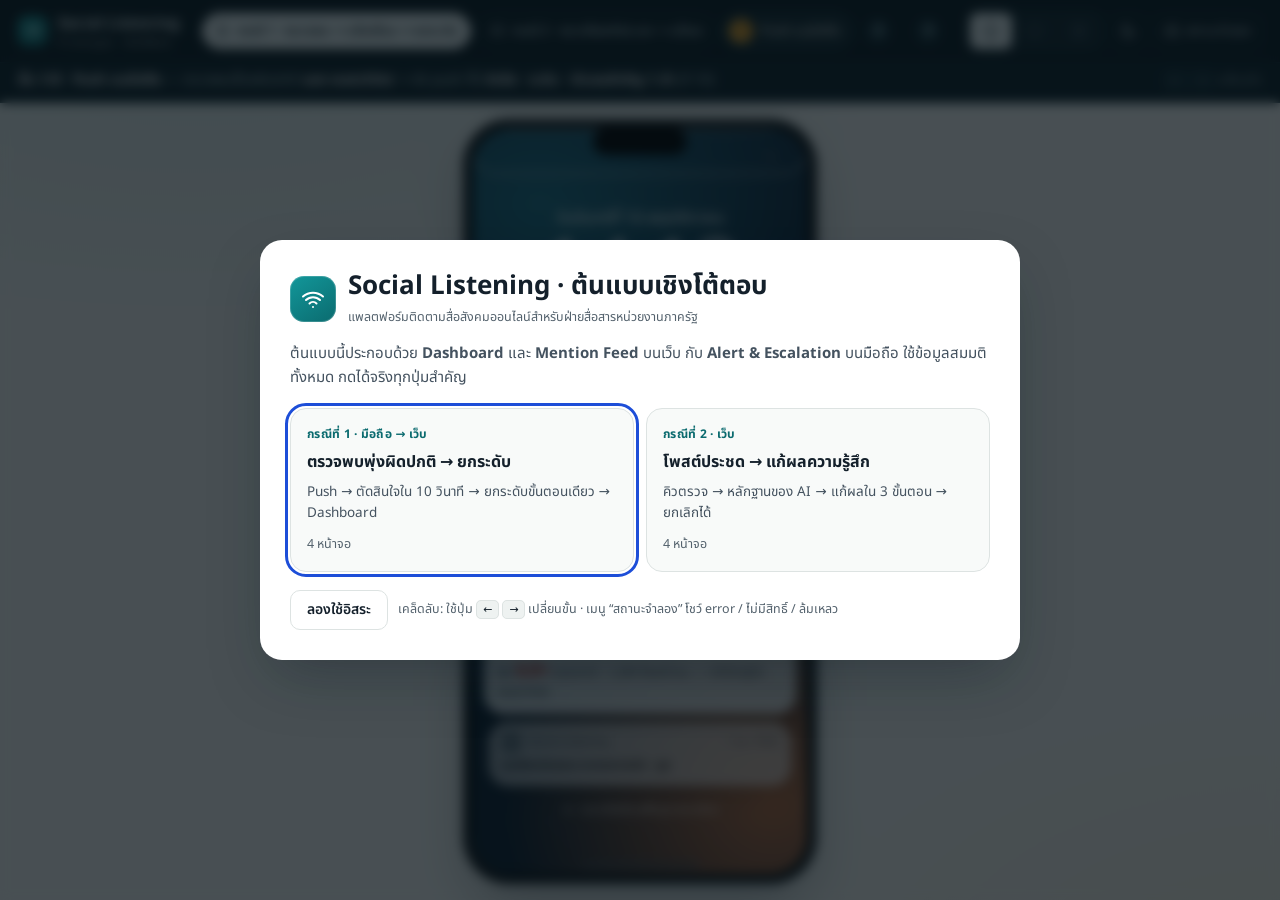
<file: index.html>
<!doctype html>
<html lang="en">
<head>
<meta charset="utf-8">
<meta name="viewport" content="width=device-width,initial-scale=1">
<title>Social Listening — Prototype</title>
<meta http-equiv="refresh" content="0; url=prototype/">
<link rel="canonical" href="prototype/">
</head>
<body><p>Redirecting to the <a href="prototype/">interactive prototype</a>.</p></body>
</html>
</file>
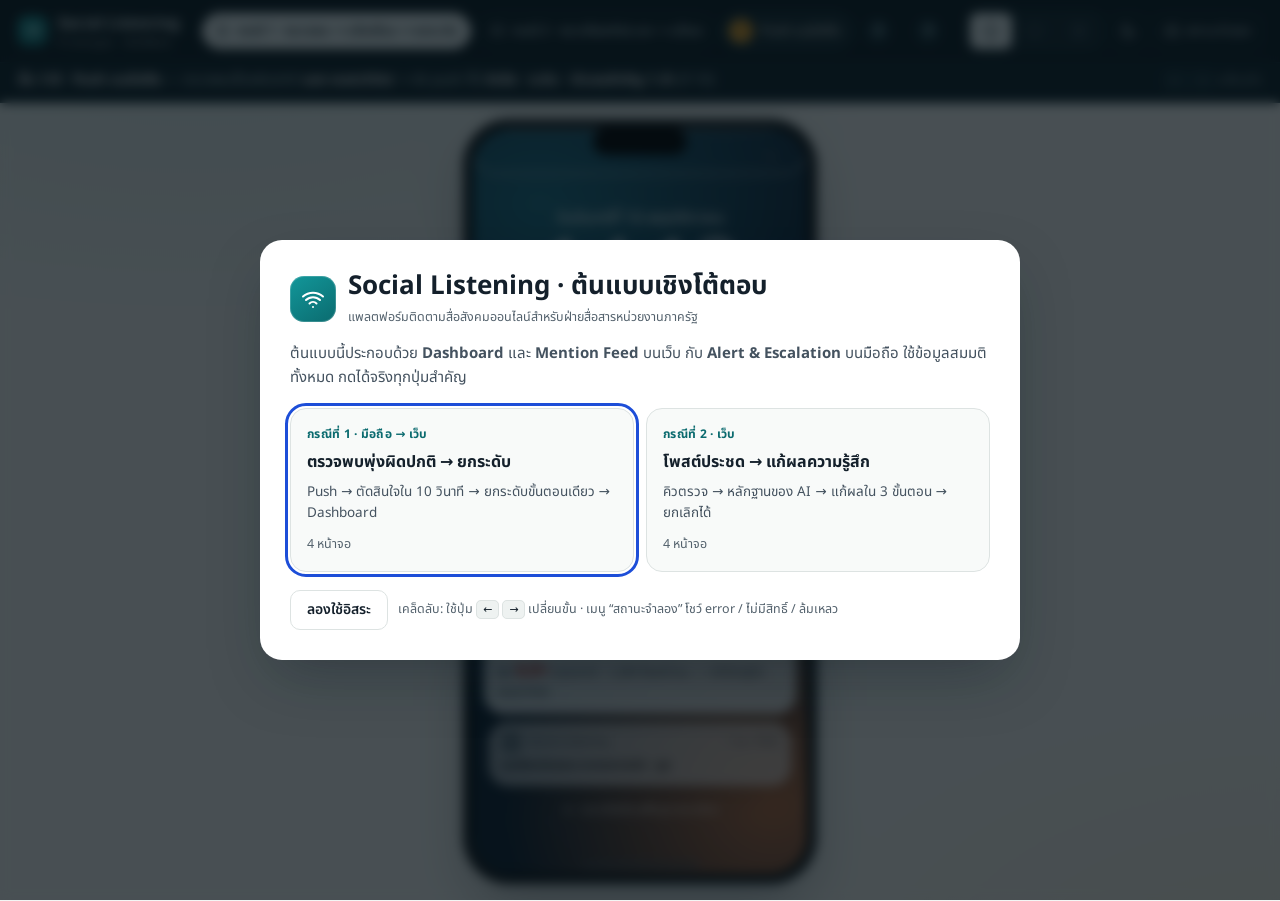
<file: prototype/index.html>
<!doctype html>
<html lang="th">
<head>
<meta charset="utf-8">
<meta name="viewport" content="width=device-width,initial-scale=1,viewport-fit=cover">
<title>Social Listening - ต้นแบบเชิงโต้ตอบ</title>
<meta name="description" content="ต้นแบบเชิงโต้ตอบ Social Monitoring Platform สำหรับฝ่ายสื่อสารหน่วยงานภาครัฐ — Dashboard, Mention Feed และ Alert & Escalation บนมือถือ">
<link rel="icon" href="data:image/svg+xml,%3Csvg xmlns='http://www.w3.org/2000/svg' viewBox='0 0 32 32'%3E%3Crect width='32' height='32' rx='9' fill='%230B6B6F'/%3E%3Cpath d='M8 17a8 8 0 0 1 16 0M11.5 19.5a4 4 0 0 1 9 0M16 23h.01M4.5 13.5a12 12 0 0 1 23 0' fill='none' stroke='white' stroke-width='2.2' stroke-linecap='round'/%3E%3C/svg%3E">
<link rel="preconnect" href="https://fonts.googleapis.com">
<link rel="preconnect" href="https://fonts.gstatic.com" crossorigin>
<link href="https://fonts.googleapis.com/css2?family=Noto+Sans+Thai:wght@400;500;600;700&display=swap" rel="stylesheet">
<link rel="stylesheet" href="css/styles.css">
</head>
<body>
<div id="app">
  <header id="pbar" class="pbar"></header>
  <main id="stage">
    <section class="dev dev-web" aria-label="เว็บแอป">
      <div class="browser">
        <div class="bchrome" aria-hidden="true"><div class="bdots"><i></i><i></i><i></i></div><div class="burl">social-listening.example/dashboard</div></div>
        <div id="web"></div>
      </div>
    </section>
    <section class="dev dev-phone" aria-label="แอปมือถือ">
      <div class="phone"><div class="island" aria-hidden="true"></div><div class="m-screen" id="mob"></div></div>
    </section>
  </main>
</div>
<div id="welcome"></div>
<div id="toasts" aria-live="polite"></div>
<div id="live" class="sr" role="status" aria-live="polite"></div>
<script src="js/data.js"></script>
<script src="js/core.js"></script>
<script src="js/web.js"></script>
<script src="js/mobile.js"></script>
<script src="js/main.js"></script>
</body>
</html>
</file>
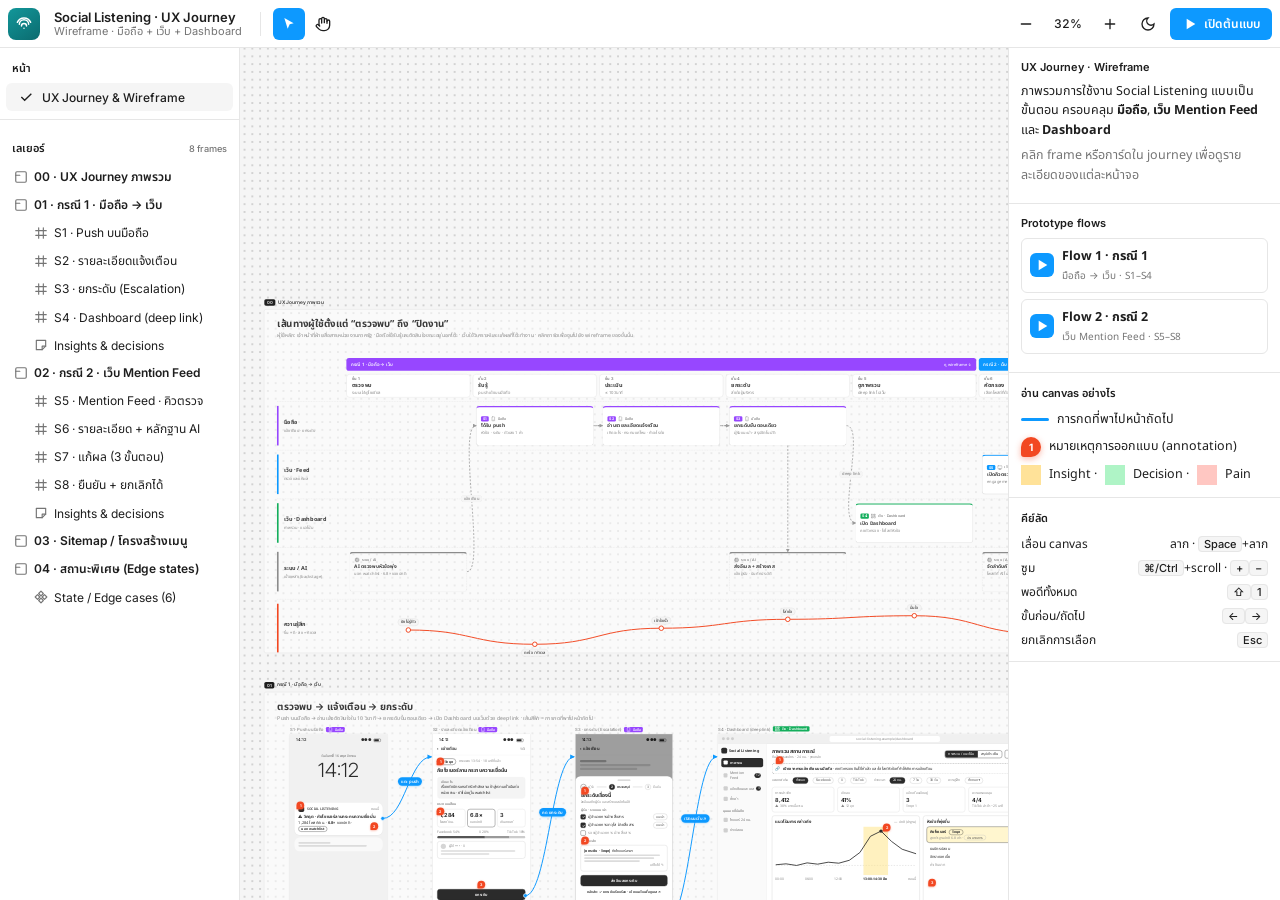
<file: wireframe/index.html>
<!doctype html>
<html lang="th">
<head>
<meta charset="utf-8">
<meta name="viewport" content="width=device-width,initial-scale=1,viewport-fit=cover">
<title>Social Listening — Wireframe</title>
<meta name="description" content="UX Journey และ Wireframe ของ Social Listening: มือถือ, เว็บ Mention Feed และ Dashboard แบบ step-by-step">
<link rel="icon" href="data:image/svg+xml,%3Csvg xmlns='http://www.w3.org/2000/svg' viewBox='0 0 32 32'%3E%3Crect width='32' height='32' rx='9' fill='%230B6B6F'/%3E%3Cpath d='M11 6v20M21 6v20M6 11h20M6 21h20' stroke='white' stroke-width='2.4' stroke-linecap='round'/%3E%3C/svg%3E">
<link rel="preconnect" href="https://fonts.googleapis.com">
<link rel="preconnect" href="https://fonts.gstatic.com" crossorigin>
<link href="https://fonts.googleapis.com/css2?family=Inter:wght@400;500;600;700&family=Noto+Sans+Thai:wght@300;400;500;600;700&display=swap" rel="stylesheet">
<style>
:root{
  --ui:#FFFFFF; --ui-2:#F5F5F5; --ui-3:#E9E9E9; --ui-line:#E6E6E6; --ui-ink:#1E1E1E; --ui-mut:#757575;
  --canvas:#F5F5F5; --dot:#D2D2D2; --label:#8A8A8A; --sec-bg:rgba(255,255,255,.55); --sec-line:#D9D9D9; --sec-ink:#3B3B3B;
  --sel:#0D99FF; --sel-soft:rgba(13,153,255,.12); --proto:#0D99FF; --comp:#9747FF;
  --c-mob:#9747FF; --c-feed:#0D99FF; --c-dash:#14AE5C; --c-sys:#8C8C8C;
  --font:'Noto Sans Thai','Inter',system-ui,-apple-system,sans-serif; --ui-font:'Inter','Noto Sans Thai',system-ui,sans-serif;
  color-scheme:light;
}
@media (prefers-color-scheme:dark){
  :root:not([data-theme="light"]){
    --ui:#2C2C2C; --ui-2:#383838; --ui-3:#444; --ui-line:#3D3D3D; --ui-ink:#FFFFFF; --ui-mut:#B3B3B3;
    --canvas:#1E1E1E; --dot:#363636; --label:#9A9A9A; --sec-bg:rgba(44,44,44,.6); --sec-line:#3A3A3A; --sec-ink:#E6E6E6;
    color-scheme:dark;
  }
}
:root[data-theme="dark"]{
  --ui:#2C2C2C; --ui-2:#383838; --ui-3:#444; --ui-line:#3D3D3D; --ui-ink:#FFFFFF; --ui-mut:#B3B3B3;
  --canvas:#1E1E1E; --dot:#363636; --label:#9A9A9A; --sec-bg:rgba(44,44,44,.6); --sec-line:#3A3A3A; --sec-ink:#E6E6E6;
  color-scheme:dark;
}
*{box-sizing:border-box}
html,body{height:100%;margin:0}
body{background:var(--canvas);color:var(--ui-ink);font-family:var(--ui-font);font-size:12px;overflow:hidden;-webkit-font-smoothing:antialiased}
button{font:inherit;color:inherit;background:none;border:0;padding:0;cursor:pointer}
a{color:inherit;text-decoration:none}
:focus-visible{outline:2px solid var(--sel);outline-offset:1px;border-radius:4px}
.i{width:16px;height:16px;flex:none}

/* ---------- Figma-like chrome ---------- */
#app{display:grid;grid-template-rows:48px 1fr;grid-template-columns:240px 1fr 272px;height:100%}
.tb{grid-column:1/-1;display:flex;align-items:center;gap:6px;padding:0 8px;background:var(--ui);border-bottom:1px solid var(--ui-line);z-index:5;min-width:0}
.tbtn{height:32px;min-width:32px;padding:0 8px;border-radius:6px;display:inline-flex;align-items:center;justify-content:center;gap:6px;color:var(--ui-ink)}
.tbtn:hover{background:var(--ui-2)}
.tbtn[aria-pressed="true"]{background:var(--sel);color:#fff}
.logo{width:32px;height:32px;border-radius:8px;display:grid;place-items:center;background:linear-gradient(145deg,#12979A,#0B6B6F);color:#fff}
.file{display:flex;flex-direction:column;line-height:1.25;margin:0 8px;min-width:0}
.file b{font-weight:600;font-size:13px;white-space:nowrap;overflow:hidden;text-overflow:ellipsis}
.file span{color:var(--ui-mut);font-size:11px;white-space:nowrap;overflow:hidden;text-overflow:ellipsis}
.tb .grow{flex:1}
.tools{display:flex;gap:2px;padding:2px;border-radius:8px}
.zoom{display:flex;align-items:center;gap:0;border-radius:6px}
.zoom .pct{min-width:52px;font-variant-numeric:tabular-nums;font-weight:500}
.play{background:var(--sel);color:#fff;height:32px;border-radius:6px;padding:0 12px;display:inline-flex;align-items:center;gap:6px;font-weight:600;white-space:nowrap}
.play:hover{filter:brightness(1.08)}
.vsep{width:1px;height:24px;background:var(--ui-line);margin:0 4px}

.panel{background:var(--ui);overflow:auto;z-index:4;min-height:0;grid-row:2}
.lp{grid-column:1}.rp{grid-column:3}#cv{grid-column:2;grid-row:2}
.lp{border-right:1px solid var(--ui-line)}
.rp{border-left:1px solid var(--ui-line)}
.ph{display:flex;align-items:center;justify-content:space-between;padding:12px 12px 6px;font-weight:600;font-size:11px;color:var(--ui-ink)}
.ph small{color:var(--ui-mut);font-weight:500}
.pg{display:flex;align-items:center;gap:8px;padding:6px 12px;margin:0 6px;border-radius:6px;font-weight:500}
.pg.on{background:var(--ui-2)}
.hr{height:1px;background:var(--ui-line);margin:8px 0}
.ly{display:flex;align-items:center;gap:6px;width:calc(100% - 12px);margin:0 6px;padding:5px 8px;border-radius:6px;text-align:left;white-space:nowrap;overflow:hidden;text-overflow:ellipsis;min-height:28px}
.ly:hover{background:var(--ui-2)}
.ly.on{background:var(--sel-soft);color:var(--ui-ink)}
.ly.on .i{color:var(--sel)}
.ly.lsec{font-weight:600}
.ly.ch{padding-left:28px}
.ly .i{color:var(--ui-mut);width:14px;height:14px}
.ly span{overflow:hidden;text-overflow:ellipsis}

.rp .blk{padding:12px;border-bottom:1px solid var(--ui-line)}
.rp h3{margin:0 0 8px;font-size:11px;font-weight:600}
.rp p{margin:0 0 6px;line-height:1.55;color:var(--ui-ink);font-family:var(--font);font-size:12.5px}
.rp .mut{color:var(--ui-mut)}
.kv{display:grid;grid-template-columns:auto 1fr;gap:6px 10px;font-variant-numeric:tabular-nums}
.kv span{color:var(--ui-mut)}
.tags{display:flex;flex-wrap:wrap;gap:4px}
.tag{border:1px solid var(--ui-line);background:var(--ui-2);border-radius:4px;padding:1px 6px;font-size:11px;font-weight:500}
.dev{display:inline-flex;align-items:center;gap:5px;border-radius:4px;padding:1px 7px;font-size:11px;font-weight:600;color:#fff}
.notes{margin:0;padding:0;list-style:none;display:flex;flex-direction:column;gap:8px}
.notes li{display:flex;gap:8px;font-family:var(--font);font-size:12.5px;line-height:1.5}
.notes b.n{flex:none;width:20px;height:20px;border-radius:50% 50% 50% 2px;background:#F24822;color:#fff;font:700 10.5px var(--ui-font);display:grid;place-items:center}
.btn-r{display:flex;align-items:center;justify-content:center;gap:6px;width:100%;height:32px;border-radius:6px;background:var(--sel);color:#fff;font-weight:600;margin-top:4px}
.btn-o{display:flex;align-items:center;justify-content:center;gap:6px;height:32px;border-radius:6px;border:1px solid var(--ui-line);font-weight:500;flex:1}
.btn-o:hover{background:var(--ui-2)}
.flow{display:flex;align-items:center;gap:8px;padding:8px;border-radius:6px;border:1px solid var(--ui-line);margin-bottom:6px;font-family:var(--font)}
.flow:hover{background:var(--ui-2)}
.flow .fi{width:24px;height:24px;border-radius:6px;background:var(--sel);color:#fff;display:grid;place-items:center;flex:none}
.flow b{display:block;font-size:12.5px}
.flow small{color:var(--ui-mut)}
kbd{font:500 11px var(--ui-font);background:var(--ui-2);border:1px solid var(--ui-line);border-radius:4px;padding:0 5px}
.keys{display:grid;grid-template-columns:1fr auto;gap:6px;font-family:var(--font);font-size:12px}
.keys span:nth-child(even){text-align:right}

/* ---------- canvas ---------- */
#cv{position:relative;overflow:hidden;background-color:var(--canvas);background-image:radial-gradient(var(--dot) 1px,transparent 1.2px);touch-action:none;cursor:default;min-width:0;min-height:0}
#cv.hand,#cv.grab{cursor:grab}
#cv.grabbing{cursor:grabbing}
#world{position:absolute;left:0;top:0;transform-origin:0 0;font-family:var(--font)}
.sec{position:absolute;background:var(--sec-bg);border:1px solid var(--sec-line);border-radius:6px}
.sec-t{position:absolute;left:0;top:-34px;display:flex;align-items:center;gap:8px;font:600 15px var(--ui-font);color:var(--sec-ink);white-space:nowrap}
.sec-t i{font-style:normal;background:var(--ui-ink);color:var(--canvas);border-radius:5px;padding:2px 8px;font-size:13px}
.sec-h{position:absolute;left:40px;top:28px;right:40px;display:flex;align-items:flex-start;gap:24px;color:var(--sec-ink)}
.sec-h h2{margin:0;font-size:30px;line-height:1.2;font-weight:700}
.sec-h p{margin:4px 0 0;font-size:16px;color:var(--label);max-width:1100px}
.fl{position:absolute;font:500 13px var(--ui-font);color:var(--label);white-space:nowrap;cursor:pointer;display:flex;gap:6px;align-items:center}
.fl.on{color:var(--sel)}
.fl .dev{font-size:10.5px;padding:0 6px}
#selbox{position:absolute;border:2px solid var(--sel);pointer-events:none;display:none}
#selbox i{position:absolute;width:9px;height:9px;background:#fff;border:1.5px solid var(--sel)}
#selbox i:nth-child(1){left:-5px;top:-5px}#selbox i:nth-child(2){right:-5px;top:-5px}#selbox i:nth-child(3){left:-5px;bottom:-5px}#selbox i:nth-child(4){right:-5px;bottom:-5px}
#selbox b{position:absolute;left:50%;bottom:-28px;transform:translateX(-50%);background:var(--sel);color:#fff;font:600 12px var(--ui-font);padding:2px 7px;border-radius:4px;white-space:nowrap}
svg.wires{position:absolute;left:0;top:0;overflow:visible;pointer-events:none}
.plabel{position:absolute;transform:translate(-50%,-50%);background:var(--proto);color:#fff;font:600 13px var(--font);padding:3px 10px;border-radius:999px;white-space:nowrap;box-shadow:0 2px 6px rgba(13,153,255,.35)}
.jlabel{position:absolute;transform:translate(-50%,-50%);background:var(--canvas);color:var(--label);font:500 12.5px var(--font);padding:1px 8px;border-radius:999px;border:1px dashed var(--sec-line);white-space:nowrap}

/* journey map */
.jcol{position:absolute;background:var(--ui);border:1px solid var(--sec-line);border-radius:10px;display:flex;flex-direction:column;justify-content:center;padding:0 16px;color:var(--sec-ink)}
.jcol b{font-size:17px}.jcol span{font-size:13px;color:var(--label)}
.jcol .no{font:700 12px var(--ui-font);color:var(--label)}
.jcase{position:absolute;border-radius:8px;display:flex;align-items:center;gap:8px;padding:0 14px;font:600 14px var(--font);color:#fff}
.jlane{position:absolute;display:flex;flex-direction:column;justify-content:center;gap:4px;padding-left:16px;color:var(--sec-ink);border-left:5px solid}
.jlane b{font-size:17px}.jlane span{font-size:12.5px;color:var(--label)}
.jrow{position:absolute;border-top:1px dashed var(--sec-line)}
.jc{position:absolute;background:var(--ui);border-radius:10px;padding:12px 14px;border:1px solid var(--sec-line);border-top:4px solid;color:var(--sec-ink);cursor:pointer;box-shadow:0 1px 3px rgba(0,0,0,.06);text-align:left;font-family:var(--font)}
.jc:hover{box-shadow:0 0 0 2px var(--sel)}
.jc .r1{display:flex;align-items:center;gap:6px;font:600 11px var(--ui-font);color:var(--label);margin-bottom:4px}
.jc .st{font:700 11px var(--ui-font);color:#fff;border-radius:4px;padding:1px 6px}
.jc b{display:block;font-size:15px;line-height:1.35}
.jc p{margin:3px 0 0;font-size:12.5px;line-height:1.45;color:var(--label)}
.jc.sys{border-style:dashed;border-top-style:solid;background:transparent;cursor:default}
.jc.sys:hover{box-shadow:none}
.legend{display:flex;gap:16px;margin-left:auto;font:500 13px var(--ui-font);color:var(--label);flex-wrap:wrap;padding-top:8px}
.legend span{display:flex;align-items:center;gap:6px}
.legend i{width:12px;height:12px;border-radius:3px}

/* stickies */
.sticky{position:absolute;padding:16px 18px;font-size:15px;line-height:1.5;color:#1E1E1E;box-shadow:0 2px 0 rgba(0,0,0,.06),0 8px 16px -8px rgba(0,0,0,.25);font-family:var(--font)}
.sticky small{display:block;font:700 11px var(--ui-font);letter-spacing:.5px;text-transform:uppercase;opacity:.6;margin-bottom:6px}
.sticky.y{background:#FFE299}.sticky.g{background:#AFF4C6}.sticky.p{background:#FFC7C2}.sticky.b{background:#BDE3FF}
.sticky small b{font-weight:700}

/* sitemap */
.node{position:absolute;border:1.5px solid #2B2B2B;background:#fff;color:#2B2B2B;border-radius:8px;display:flex;align-items:center;gap:8px;padding:0 12px;font-size:13.5px;font-weight:500;white-space:nowrap;overflow:hidden}
.node.root{background:#2B2B2B;color:#fff;font-weight:700;font-size:16px;justify-content:center}
.node.l1{font-weight:700;font-size:14.5px;border-width:2px}
.node.go{cursor:pointer}
.node.go:hover{box-shadow:0 0 0 2px var(--sel)}
.node .st{font:700 10.5px var(--ui-font);background:var(--proto);color:#fff;border-radius:4px;padding:0 5px;margin-left:auto}
.node .dot{width:8px;height:8px;border-radius:50%;flex:none}

/* component set */
.cset{position:absolute;border:1.5px dashed var(--comp);border-radius:6px}
.cset-t{position:absolute;left:0;top:-26px;color:var(--comp);font:600 13px var(--ui-font);display:flex;gap:6px;align-items:center}
.var{position:absolute;background:#fff;color:#2B2B2B;overflow:hidden;box-shadow:0 0 0 1px rgba(0,0,0,.08)}
.var-t{position:absolute;font:500 12px var(--ui-font);color:var(--comp);white-space:nowrap}

/* ---------- lo-fi wireframe primitives (inside frames) ---------- */
.fr{position:absolute;background:#fff;color:#2B2B2B;overflow:hidden;font-size:12px;line-height:1.45;box-shadow:0 0 0 1px rgba(0,0,0,.08),0 2px 10px rgba(0,0,0,.04);cursor:pointer}
.row{display:flex;align-items:center;gap:8px}
.col{display:flex;flex-direction:column;gap:8px}
.sp{flex:1}
.wl{height:7px;border-radius:4px;background:#DCDCDC;margin:5px 0}
.wl.d{background:#B8B8B8}
.wl.s{height:5px;margin:4px 0}
.wb{border:1.5px solid #C9C9C9;border-radius:8px;padding:10px}
.wb.f{background:#F4F4F4;border-color:#F4F4F4}
.wb.k{border-color:#2B2B2B}
.btn{display:flex;align-items:center;justify-content:center;gap:6px;height:34px;border:1.5px solid #2B2B2B;border-radius:8px;font-weight:600;font-size:12px;padding:0 10px;white-space:nowrap}
.btn.p{background:#2B2B2B;color:#fff}
.btn.g{border-color:#CFCFCF;color:#A0A0A0}
.btn.sm{height:26px;font-size:11px;border-radius:6px}
.chip{display:inline-flex;align-items:center;gap:4px;border:1px solid #BDBDBD;border-radius:999px;padding:0 8px;font-size:10.5px;color:#555;white-space:nowrap;line-height:18px}
.chip.on{background:#2B2B2B;color:#fff;border-color:#2B2B2B}
.chip.warn{border:1.5px solid #2B2B2B;font-weight:700;color:#2B2B2B}
.t{font-size:12px}.s{font-size:10.5px;color:#8A8A8A}.h{font-size:16px;font-weight:700;line-height:1.3}.h2{font-size:13px;font-weight:700;line-height:1.35}
.lbl{font-size:10px;font-weight:700;letter-spacing:.4px;color:#8A8A8A;text-transform:uppercase}
.mk{background:#FFE58A;border-radius:2px;padding:0 2px}
.ph-img{background:#EFEFEF url("data:image/svg+xml,%3Csvg xmlns='http://www.w3.org/2000/svg' preserveAspectRatio='none' viewBox='0 0 10 10'%3E%3Cpath d='M0 0L10 10M10 0L0 10' stroke='%23CFCFCF' stroke-width='.15'/%3E%3C/svg%3E") center/100% 100%;border-radius:6px}
.av{width:22px;height:22px;border-radius:50%;background:#D5D5D5;flex:none}
.ic{width:16px;height:16px;border-radius:4px;background:#CFCFCF;flex:none}
.sb{display:flex;justify-content:space-between;align-items:center;padding:10px 20px 6px;font:600 12px var(--ui-font)}
.sb i{display:inline-block;width:22px;height:10px;border:1.5px solid #2B2B2B;border-radius:3px;margin-left:4px;vertical-align:middle;position:relative}
.sb i:after{content:"";position:absolute;inset:1px 5px 1px 1px;background:#2B2B2B;border-radius:1px}
.mnav{display:flex;align-items:center;gap:6px;padding:6px 14px 8px;font-weight:600;font-size:13px;border-bottom:1px solid #EEE}
.tabbar{position:absolute;left:0;right:0;bottom:0;height:58px;border-top:1px solid #E5E5E5;display:flex;justify-content:space-around;align-items:flex-start;padding-top:8px;background:#fff}
.tabbar span{display:flex;flex-direction:column;align-items:center;gap:3px;font-size:9.5px;color:#9A9A9A}
.tabbar span i{width:18px;height:18px;border-radius:5px;background:#D0D0D0}
.tabbar span.on{color:#2B2B2B;font-weight:700}.tabbar span.on i{background:#2B2B2B}
.bchrome{height:30px;background:#F0F0F0;border-bottom:1px solid #E2E2E2;display:flex;align-items:center;gap:10px;padding:0 12px}
.bchrome .d{display:flex;gap:5px}.bchrome .d i{width:9px;height:9px;border-radius:50%;background:#CFCFCF}
.bchrome .u{flex:1;max-width:340px;margin:0 auto;height:18px;border-radius:5px;background:#fff;font:500 10px var(--ui-font);color:#999;display:flex;align-items:center;justify-content:center}
.wapp{position:absolute;top:30px;left:0;right:0;bottom:0;display:flex}
.wside{width:150px;border-right:1px solid #ECECEC;padding:12px 10px;display:flex;flex-direction:column;gap:4px;background:#FAFAFA;flex:none}
.wside .lg{display:flex;align-items:center;gap:6px;font-weight:700;font-size:11.5px;margin-bottom:10px}
.wside .lg i{width:18px;height:18px;border-radius:5px;background:#2B2B2B}
.wside .it{display:flex;align-items:center;gap:7px;padding:6px 7px;border-radius:6px;font-size:11px;color:#777}
.wside .it i{width:13px;height:13px;border-radius:3px;background:#CFCFCF}
.wside .it.on{background:#2B2B2B;color:#fff;font-weight:600}.wside .it.on i{background:#fff}
.wside .it em{margin-left:auto;font-style:normal;font-size:9.5px;background:#2B2B2B;color:#fff;border-radius:999px;padding:0 5px}
.wside .it.on em{background:#fff;color:#2B2B2B}
.wmain{flex:1;min-width:0;padding:14px 16px;position:relative;display:flex;flex-direction:column;gap:10px}
.kpi{flex:1;border:1.5px solid #D5D5D5;border-radius:8px;padding:8px 10px}
.kpi b{display:block;font-size:17px;font-family:var(--ui-font)}
.pin{position:absolute;width:24px;height:24px;border-radius:50% 50% 50% 3px;background:#F24822;color:#fff;font:700 11.5px var(--ui-font);display:grid;place-items:center;box-shadow:0 2px 6px rgba(242,72,34,.4);z-index:3;transform:translate(-50%,-100%)}
.hot{position:absolute;border:2px solid var(--proto);border-radius:9px;background:rgba(13,153,255,.08);pointer-events:none;display:none}
.fr.on .hot{display:block}
.scrim{position:absolute;inset:0;background:rgba(0,0,0,.38)}
.sheet{position:absolute;left:0;right:0;bottom:0;background:#fff;border-radius:16px 16px 0 0;padding:10px 16px 18px}
.grab-h{width:40px;height:4px;border-radius:2px;background:#CFCFCF;margin:0 auto 10px}
.ck{width:16px;height:16px;border:1.5px solid #2B2B2B;border-radius:4px;flex:none;display:grid;place-items:center;font-size:11px;font-weight:700}
.ck.on{background:#2B2B2B;color:#fff}
.rd{width:15px;height:15px;border:1.5px solid #2B2B2B;border-radius:50%;flex:none}
.rd.on{box-shadow:inset 0 0 0 3px #fff;background:#2B2B2B}
.stp{display:flex;align-items:center;gap:6px;font-size:10.5px;color:#999}
.stp b{width:18px;height:18px;border-radius:50%;border:1.5px solid #BDBDBD;display:grid;place-items:center;font:700 10px var(--ui-font)}
.stp.on{color:#2B2B2B;font-weight:600}.stp.on b{background:#2B2B2B;border-color:#2B2B2B;color:#fff}
.stp.ok b{background:#fff;border-color:#2B2B2B;color:#2B2B2B}
.stl{flex:1;height:1.5px;background:#D5D5D5;max-width:30px}
.fitem{border-bottom:1px solid #EEE;padding:8px 10px;display:flex;gap:8px}
.fitem.on{background:#F1F1F1;box-shadow:inset 3px 0 0 #2B2B2B}
.rank{font:700 10px var(--ui-font);color:#999;width:18px;flex:none;padding-top:2px}
.conf{height:5px;border-radius:3px;background:#E5E5E5;overflow:hidden;width:60px}
.conf i{display:block;height:100%;background:#7A7A7A}
.ftabs{display:flex;gap:16px;border-bottom:1px solid #E5E5E5;font-size:11px;color:#8A8A8A}
.ftabs span{padding:4px 0 7px}
.ftabs span.on{color:#2B2B2B;font-weight:700;box-shadow:inset 0 -2px 0 #2B2B2B}
.modal{position:absolute;background:#fff;border-radius:12px;box-shadow:0 20px 50px rgba(0,0,0,.3);padding:16px 18px}
.toast{position:absolute;background:#2B2B2B;color:#fff;border-radius:10px;padding:8px 12px;display:flex;gap:10px;align-items:center;font-size:11.5px}
.toast u{font-weight:700;text-decoration:none;color:#FFE58A}
.skel{background:linear-gradient(90deg,#EEE,#F7F7F7,#EEE);border-radius:6px}

/* ---------- responsive ---------- */
.only-m{display:none}
@media (max-width:1100px){
  #app{grid-template-columns:220px 1fr 0}
  .rp{position:absolute;right:0;top:48px;bottom:0;width:280px;transform:translateX(100%);transition:transform .2s;box-shadow:-8px 0 24px rgba(0,0,0,.15)}
  body.has-sel .rp,body.show-info .rp{transform:none}
}
@media (max-width:760px){
  #app{grid-template-columns:0 1fr 0}
  .lp{position:absolute;left:0;top:48px;bottom:0;width:260px;transform:translateX(-100%);transition:transform .2s;box-shadow:8px 0 24px rgba(0,0,0,.15)}
  body.show-layers .lp{transform:none}
  .rp{left:0;right:0;top:auto;width:auto;height:46%;border-left:0;border-top:1px solid var(--ui-line);border-radius:12px 12px 0 0;transform:translateY(100%)}
  body.has-sel .rp,body.show-info .rp{transform:none}
  .file span,.hide-m,.vsep{display:none}
  .only-m{display:inline-flex}
  .play span{display:none}
  .play{padding:0 10px}
  .file{margin:0 4px}
}
@media (prefers-reduced-motion:reduce){*{transition:none!important}}
</style>
</head>
<body>
<div id="app">
  <header class="tb">
    <button class="tbtn only-m" data-ui="layers" aria-label="เลเยอร์" title="เลเยอร์"><svg class="i" viewBox="0 0 24 24" fill="none" stroke="currentColor" stroke-width="2" stroke-linecap="round"><path d="M12 3 2 8l10 5 10-5-10-5zM2 16l10 5 10-5M2 12l10 5 10-5"/></svg></button>
    <a class="logo" href="../prototype/" title="กลับไปที่ต้นแบบ" aria-label="กลับไปที่ต้นแบบ"><svg class="i" viewBox="0 0 24 24" fill="none" stroke="currentColor" stroke-width="2.2" stroke-linecap="round"><path d="M5 12.5a7 7 0 0 1 14 0M8.2 15a3.8 3.8 0 0 1 7.6 0M12 18.5h.01M2 9.5a11 11 0 0 1 20 0"/></svg></a>
    <div class="file"><b>Social Listening · UX Journey</b><span>Wireframe · มือถือ + เว็บ + Dashboard</span></div>
    <div class="vsep"></div>
    <div class="tools hide-m" role="group" aria-label="เครื่องมือ">
      <button class="tbtn" data-ui="tool" data-v="move" aria-pressed="true" title="เลือก (V)" aria-label="เลือก"><svg class="i" viewBox="0 0 24 24" fill="currentColor"><path d="M5 3l14 8-6 1.5L10 19z"/></svg></button>
      <button class="tbtn" data-ui="tool" data-v="hand" aria-pressed="false" title="เลื่อน (H / Space)" aria-label="เลื่อน"><svg class="i" viewBox="0 0 24 24" fill="none" stroke="currentColor" stroke-width="2" stroke-linecap="round" stroke-linejoin="round"><path d="M18 11V6a2 2 0 0 0-4 0M14 10V4a2 2 0 0 0-4 0v2M10 10.5V6a2 2 0 0 0-4 0v8"/><path d="M18 8a2 2 0 1 1 4 0v6a8 8 0 0 1-8 8h-2c-2.8 0-4.5-.86-5.99-2.34l-3.6-3.6a2 2 0 0 1 2.83-2.82L7 15"/></svg></button>
    </div>
    <div class="grow"></div>
    <div class="zoom" role="group" aria-label="ซูม">
      <button class="tbtn" data-ui="zout" aria-label="ซูมออก" title="ซูมออก (−)"><svg class="i" viewBox="0 0 24 24" fill="none" stroke="currentColor" stroke-width="2" stroke-linecap="round"><path d="M5 12h14"/></svg></button>
      <button class="tbtn pct" data-ui="fit" id="pct" title="พอดีทั้งหมด (Shift+1)">100%</button>
      <button class="tbtn" data-ui="zin" aria-label="ซูมเข้า" title="ซูมเข้า (+)"><svg class="i" viewBox="0 0 24 24" fill="none" stroke="currentColor" stroke-width="2" stroke-linecap="round"><path d="M12 5v14M5 12h14"/></svg></button>
    </div>
    <button class="tbtn" data-ui="theme" aria-label="สลับโหมดมืด/สว่าง" title="โหมดมืด/สว่าง"><svg class="i" viewBox="0 0 24 24" fill="none" stroke="currentColor" stroke-width="2" stroke-linecap="round"><path d="M12 3a6 6 0 0 0 9 9 9 9 0 1 1-9-9z"/></svg></button>
    <button class="tbtn only-m" data-ui="info" aria-label="รายละเอียด" title="รายละเอียด"><svg class="i" viewBox="0 0 24 24" fill="none" stroke="currentColor" stroke-width="2" stroke-linecap="round"><circle cx="12" cy="12" r="9"/><path d="M12 16v-4M12 8h.01"/></svg></button>
    <a class="play" href="../prototype/" title="เปิดต้นแบบเชิงโต้ตอบ"><svg class="i" viewBox="0 0 24 24" fill="currentColor"><path d="M7 4v16l13-8z"/></svg><span>เปิดต้นแบบ</span></a>
  </header>
  <aside class="panel lp" aria-label="เลเยอร์">
    <div class="ph">หน้า</div>
    <div class="pg on"><svg class="i" viewBox="0 0 24 24" fill="none" stroke="currentColor" stroke-width="2"><path d="M5 12l5 5L20 7"/></svg>UX Journey &amp; Wireframe</div>
    <div class="hr"></div>
    <div class="ph">เลเยอร์ <small id="lycount"></small></div>
    <nav id="layers"></nav>
  </aside>
  <div id="cv" role="application" aria-label="Canvas: ลากเพื่อเลื่อน, Ctrl/⌘ + scroll เพื่อซูม">
    <div id="world"></div>
  </div>
  <aside class="panel rp" id="rp" aria-label="รายละเอียด"></aside>
</div>
<script>
'use strict';
const $ = (s, r = document) => r.querySelector(s);
const esc = s => String(s).replace(/[&<>"]/g, c => ({ '&':'&amp;', '<':'&lt;', '>':'&gt;', '"':'&quot;' })[c]);
const SVG = {
  frame:'<path d="M8 3v18M16 3v18M3 8h18M3 16h18"/>',
  sec:'<rect x="3" y="3" width="18" height="18" rx="2"/><path d="M3 9h7"/>',
  sticky:'<path d="M4 4h16v10l-6 6H4z"/><path d="M14 20v-6h6"/>',
  comp:'<path d="M12 2l4 4-4 4-4-4zM6 8l4 4-4 4-4-4zM18 8l4 4-4 4-4-4zM12 14l4 4-4 4-4-4z"/>',
  phone:'<rect x="6" y="2" width="12" height="20" rx="2.5"/><path d="M11 18h2"/>',
  mon:'<rect x="2" y="4" width="20" height="13" rx="2"/><path d="M8 21h8M12 17v4"/>',
  dash:'<rect x="3" y="3" width="7" height="9" rx="1"/><rect x="14" y="3" width="7" height="5" rx="1"/><rect x="14" y="12" width="7" height="9" rx="1"/><rect x="3" y="16" width="7" height="5" rx="1"/>',
  cpu:'<rect x="5" y="5" width="14" height="14" rx="2"/><path d="M9 9h6v6H9zM9 2v3M15 2v3M9 19v3M15 19v3M2 9h3M2 15h3M19 9h3M19 15h3"/>',
  play:'<path d="M7 4v16l13-8z" fill="currentColor" stroke="none"/>',
  ext:'<path d="M15 3h6v6M10 14 21 3M18 13v6a2 2 0 0 1-2 2H5a2 2 0 0 1-2-2V8a2 2 0 0 1 2-2h6"/>',
  l:'<path d="m15 18-6-6 6-6"/>', r:'<path d="m9 18 6-6-6-6"/>', x:'<path d="M18 6 6 18M6 6l12 12"/>',
};
const ic = (n, s = 16) => `<svg class="i" width="${s}" height="${s}" viewBox="0 0 24 24" fill="none" stroke="currentColor" stroke-width="2" stroke-linecap="round" stroke-linejoin="round" aria-hidden="true">${SVG[n]}</svg>`;
const DEV = {
  mobile:{ c:'var(--c-mob)', ic:'phone', lb:'มือถือ' },
  feed:{ c:'var(--c-feed)', ic:'mon', lb:'เว็บ · Mention Feed' },
  dash:{ c:'var(--c-dash)', ic:'dash', lb:'เว็บ · Dashboard' },
  sys:{ c:'var(--c-sys)', ic:'cpu', lb:'ระบบ / AI' },
};
const devTag = d => `<span class="dev" style="background:${DEV[d].c}">${ic(DEV[d].ic, 12)}${DEV[d].lb}</span>`;

/* ========== World layout ========== */
const W = 3800;
const SECTIONS = [
  { id:'journey', no:'00', name:'UX Journey ภาพรวม', x:0, y:0, w:W, h:1060 },
  { id:'case1', no:'01', name:'กรณี 1 · มือถือ → เว็บ', x:0, y:1180, w:W, h:850 },
  { id:'case2', no:'02', name:'กรณี 2 · เว็บ Mention Feed', x:0, y:2150, w:W, h:1000 },
  { id:'ia', no:'03', name:'Sitemap / โครงสร้างเมนู', x:0, y:3270, w:1900, h:820 },
  { id:'edge', no:'04', name:'สถานะพิเศษ (Edge states)', x:2000, y:3270, w:1800, h:820 },
];
const SEC = Object.fromEntries(SECTIONS.map(s => [s.id, s]));

/* ---------- wireframe content for each screen ---------- */
const tabbar = on => `<div class="tabbar">${['แจ้งเตือน','ฟีด','สรุป','เคส'].map((t, i) => `<span class="${i === on ? 'on' : ''}"><i></i>${t}</span>`).join('')}</div>`;
const chrome = url => `<div class="bchrome"><div class="d"><i></i><i></i><i></i></div><div class="u">${url}</div></div>`;
const wside = (on, badges = {}) => `<div class="wside"><div class="lg"><i></i>Social Listening</div>${[['dash','ภาพรวม'],['feed','Mention Feed'],['cases','แจ้งเตือนและเคส'],['set','ตั้งค่า']].map(([k, t]) => `<div class="it ${on === k ? 'on' : ''}"><i></i>${t}${badges[k] ? `<em>${badges[k]}</em>` : ''}</div>`).join('')}<div class="lbl" style="margin:12px 0 2px 6px">มุมมองที่บันทึก</div><div class="it"><i></i>ไซเบอร์ 24 ชม.</div><div class="it"><i></i>ข่าวปลอม</div></div>`;
const L = (w, cls = '') => `<div class="wl ${cls}" style="width:${w}"></div>`;
const feedRow = (n, plat, txt, conf, on, extra = '') => `<div class="fitem ${on ? 'on' : ''}"><span class="rank">${n ? '#' + n : ''}</span><div style="flex:1;min-width:0"><div class="row s"><span class="chip">${plat}</span><span>ผู้ใช้ ••••</span><span class="sp"></span>${extra}</div><div class="t" style="margin-top:3px;white-space:nowrap;overflow:hidden;text-overflow:ellipsis">${txt}</div><div class="row s" style="margin-top:3px">AI มั่นใจ<div class="conf"><i style="width:${conf}%"></i></div>${conf}%</div></div></div>`;
const feedHead = active => `<div class="row"><div><div class="h">Mention Feed</div><div class="s">อ่านโพสต์ในบริบท · ตรวจและแก้ผลความรู้สึก</div></div><span class="sp"></span><div class="btn sm">Export CSV</div></div>
  <div class="ftabs">${[['review','คิวตรวจ 12'],['all','ทั้งหมด 48'],['fake','ข่าวปลอม / เว็บปลอม 5'],['news','ข่าวสื่อ 9']].map(([k, t]) => `<span class="${active === k ? 'on' : ''}">${t}</span>`).join('')}</div>
  <div class="row"><div class="wb" style="padding:4px 10px;width:170px"><span class="s">🔍 ค้นหาข้อความ…</span></div><span class="chip">ทุกแพลตฟอร์ม ▾</span><span class="chip">ทุกความรู้สึก ▾</span><span class="sp"></span><span class="s">${active === 'review' ? 'เรียงตาม engagement × ความไม่แน่นอนของ AI' : 'เรียงตามเวลาล่าสุด'}</span></div>`;
const POST = 'ข่าวบอกบัตรโดนตัดรัว แต่บัญชีเรามีเงินไม่ถึงร้อย โจรเปิดมาคงน้ำตาไหล 555';

const FRAMES = [
  { id:'S1', n:1, sec:'case1', dev:'mobile', name:'Push บนมือถือ', x:80, y:130, w:300, h:620,
    cap:'ตรวจพบเรื่องผิดปกติ <b>นอก watchlist</b> แล้วส่ง push ที่มี หัวข้อ · ระดับ · ตัวเลขสำคัญ 1 ค่า', codes:['F-10'],
    who:'เจ้าหน้าที่ฝ่ายสื่อสาร อยู่นอกโต๊ะ', goal:'รู้ทันทีว่ามีเรื่องผิดปกติ และรู้ว่าควรเปิดดูหรือไม่',
    hot:{ x:14, y:212, w:272, h:96 },
    pins:[ { x:32, y:232, t:'Push บอก <b>ระดับ · หัวข้อ · ตัวเลข 1 ค่า</b> อ่านจาก lock screen ได้โดยไม่ต้องปลดล็อก' }, { x:260, y:296, t:'ระบุว่า <b>นอก watchlist</b> เพื่อให้รู้ว่าเป็นเรื่องใหม่ที่ระบบตรวจพบเอง' } ],
    html:`<div style="position:absolute;inset:0;background:#F1F1F1">
      <div class="sb"><span>14:12</span><span>●●● <i></i></span></div>
      <div style="text-align:center;margin-top:30px"><div class="s" style="color:#666">วันจันทร์ที่ 16 พฤศจิกายน</div><div style="font:300 60px/1 var(--ui-font);margin-top:4px">14:12</div></div>
      <div style="position:absolute;left:14px;right:14px;top:212px" class="col">
        <div style="background:#fff;border-radius:16px;padding:10px 12px;box-shadow:0 1px 3px rgba(0,0,0,.08)">
          <div class="row s"><span style="width:18px;height:18px;border-radius:5px;background:#2B2B2B"></span><b style="color:#555">SOCIAL LISTENING</b><span class="sp"></span>ตอนนี้</div>
          <div class="h2" style="margin-top:6px">⚠ วิกฤต · ภัยไซเบอร์ลามกระทบความเชื่อมั่น</div>
          <div class="t" style="margin-top:2px">1,284 โพสต์/ชม. · <b>6.8×</b> ของปกติ · <span class="chip warn" style="line-height:15px">นอก watchlist</span></div>
        </div>
        <div style="background:rgba(255,255,255,.6);border-radius:16px;padding:10px 12px">${L('40%', 's')}${L('85%', 's')}</div>
      </div>
      <div style="position:absolute;left:0;right:0;bottom:84px;text-align:center" class="s">แตะการแจ้งเตือนเพื่อเปิด</div>
      <div style="position:absolute;left:40px;right:40px;bottom:34px;display:flex;justify-content:space-between"><span style="width:42px;height:42px;border-radius:50%;background:#DADADA"></span><span style="width:42px;height:42px;border-radius:50%;background:#DADADA"></span></div>
      <div style="position:absolute;left:50%;bottom:10px;width:110px;height:4px;border-radius:2px;background:#2B2B2B;transform:translateX(-50%)"></div></div>` },

  { id:'S2', n:2, sec:'case1', dev:'mobile', name:'รายละเอียดแจ้งเตือน', x:520, y:130, w:300, h:620,
    cap:'ลำดับ ระดับ → เกิดอะไร → กระทบแค่ไหน → ปุ่มทำต่อ <b>ใน viewport เดียว</b> เพื่ออ่านและตัดสินใจใน ≤ 10 วินาที', codes:['F-11'],
    who:'เจ้าหน้าที่ฝ่ายสื่อสาร', goal:'ประเมินความรุนแรงและตัดสินใจว่าต้องยกระดับหรือไม่ ภายใน 10 วินาที',
    hot:{ x:14, y:478, w:272, h:40 },
    pins:[ { x:24, y:96, t:'เรียงข้อมูลตามลำดับการตัดสินใจ: <b>ระดับ → เกิดอะไร → กระทบแค่ไหน</b>' }, { x:24, y:250, t:'ตัวเลข <b>เทียบกับฐานปกติ</b> (6.8×) เข้าใจได้ทันทีโดยไม่ต้องรู้ค่าเฉลี่ย' }, { x:150, y:476, t:'ปุ่มหลักมีปุ่มเดียว อยู่ในระยะนิ้วโป้ง และ<b>ไม่ต้องเลื่อนจอ</b>' } ],
    html:`<div class="sb"><span>14:12</span><span>●●● <i></i></span></div>
      <div class="mnav">‹ <span>แจ้งเตือน</span><span class="sp"></span><span class="s">1/3</span></div>
      <div style="padding:10px 14px" class="col">
        <div class="row"><span class="chip warn">⚠ วิกฤต</span><span class="s">ตรวจพบ 13:54 · 18 นาทีที่แล้ว</span></div>
        <div class="h">ภัยไซเบอร์ลามกระทบความเชื่อมั่น</div>
        <div class="wb f" style="padding:8px 10px"><div class="lbl">เกิดอะไร</div><div class="t">เรื่องตัดบัตรเครดิตรัวกำลังลามเข้าสู่ความเชื่อมั่นต่อหน่วยงาน · ยังไม่อยู่ใน watchlist</div></div>
        <div class="lbl" style="margin-top:2px">กระทบแค่ไหน</div>
        <div class="row" style="gap:6px"><div class="kpi" style="padding:6px 8px"><b>1,284</b><span class="s">โพสต์/ชม.</span></div><div class="kpi" style="padding:6px 8px;border-color:#2B2B2B"><b>6.8×</b><span class="s">ของปกติ</span></div><div class="kpi" style="padding:6px 8px"><b>3</b><span class="s">เกินเกณฑ์</span></div></div>
        <div><div class="row s" style="justify-content:space-between"><span>Facebook 54%</span><span>X 28%</span><span>TikTok 18%</span></div><div style="display:flex;height:8px;border-radius:4px;overflow:hidden;margin-top:3px"><i style="width:54%;background:#555"></i><i style="width:28%;background:#999"></i><i style="width:18%;background:#CCC"></i></div></div>
        <div class="wb" style="padding:7px 10px"><div class="row s"><span class="av" style="width:16px;height:16px"></span>ผู้ใช้ •••• · X</div>${L('92%', 's')}${L('60%', 's')}</div>
      </div>
      <div style="position:absolute;left:14px;right:14px;top:478px" class="col"><div class="btn p">ยกระดับ</div><div class="row" style="gap:6px"><div class="btn" style="flex:1">รับทราบ</div><div class="btn" style="flex:1">เลื่อน 30 นาที</div></div></div>
      ${tabbar(0)}` },

  { id:'S3', n:3, sec:'case1', dev:'mobile', name:'ยกระดับ (Escalation)', x:960, y:130, w:300, h:620,
    cap:'ขั้นตอนเดียว: เลือกผู้รับ (ระบบแนะนำ) → ตรวจสรุป → ยืนยัน → <b>ส่งอีเมล</b> แล้วแจ้งว่ายกระดับเรียบร้อย', codes:['F-12'],
    who:'เจ้าหน้าที่ฝ่ายสื่อสาร', goal:'ส่งเรื่องให้ผู้บริหารที่ถูกคนพร้อมสรุป โดยไม่ต้องพิมพ์เอง',
    hot:{ x:16, y:560, w:268, h:30 },
    pins:[ { x:30, y:186, t:'ระบบ<b>แนะนำผู้รับ</b>ตามระดับความรุนแรง เลือกเพิ่ม/ลดได้' }, { x:30, y:340, t:'สรุปอีเมล<b>สร้างอัตโนมัติ</b>จากข้อมูลแจ้งเตือน แก้ไขได้ก่อนส่ง' }, { x:150, y:556, t:'ส่งเสร็จแล้วมีลิงก์ <b>เปิดบนเว็บ</b> เพื่อดูภาพรวมต่อ' } ],
    html:`<div class="sb"><span>14:13</span><span>●●● <i></i></span></div>
      <div class="mnav">‹ <span>แจ้งเตือน</span></div>
      <div style="padding:10px 14px">${L('30%', 'd')}${L('80%')}${L('65%')}</div>
      <div class="scrim"></div>
      <div class="sheet" style="top:130px">
        <div class="grab-h"></div>
        <div class="row" style="margin-bottom:8px"><div class="stp ok"><b>✓</b>ผู้รับ</div><div class="stl"></div><div class="stp on"><b>2</b>ตรวจสรุป</div><div class="stl"></div><div class="stp"><b>3</b>ยืนยัน</div></div>
        <div class="h">ยกระดับเรื่องนี้</div><div class="s">ส่งอีเมลถึงผู้รับ และสร้างเคสอัตโนมัติ</div>
        <div class="lbl" style="margin:10px 0 4px">ผู้รับ · ระบบแนะนำ</div>
        <div class="col" style="gap:6px">
          <div class="row t"><span class="ck on">✓</span>ผู้อำนวยการฝ่ายสื่อสาร<span class="sp"></span><span class="chip">แนะนำ</span></div>
          <div class="row t"><span class="ck on">✓</span>ผู้อำนวยการอาวุโส ฝ่ายสื่อสาร<span class="sp"></span><span class="chip">แนะนำ</span></div>
          <div class="row t" style="color:#999"><span class="ck"></span>รองผู้อำนวยการ ฝ่ายสื่อสาร</div>
        </div>
        <div class="lbl" style="margin:10px 0 4px">สรุปที่จะส่ง</div>
        <div class="wb" style="padding:8px 10px"><div class="t" style="font-size:11px"><b>[ยกระดับ · วิกฤต]</b> ภัยไซเบอร์ลามฯ</div>${L('95%', 's')}${L('88%', 's')}${L('70%', 's')}<div class="s" style="text-align:right">แก้ไขได้ ✎</div></div>
        <div class="btn p" style="margin-top:12px">ส่งอีเมลยกระดับ</div>
        <div class="row s" style="justify-content:center;margin-top:10px;color:#2B2B2B;font-weight:600">หลังส่ง: ✓ ยกระดับเรียบร้อย · เปิดบนเว็บเพื่อดูเคส ↗</div>
      </div>` },

  { id:'S4', n:4, sec:'case1', dev:'dash', name:'Dashboard (deep link)', x:1400, y:130, w:980, h:620,
    cap:'จากมือถือ → เว็บ <b>คงตัวกรองเดิม</b> หัวข้อผิดปกติถูกไฮไลต์ พร้อมเหตุผลเทียบฐานปกติและป้าย “ประมาณการ”', codes:['F-01', 'F-02'],
    who:'เจ้าหน้าที่ / หัวหน้าทีม ที่โต๊ะทำงาน', goal:'เห็นภาพรวมของเรื่องที่ยกระดับ เปรียบเทียบกับหัวข้ออื่น และวางแผนตอบสนอง',
    pins:[ { x:190, y:92, t:'แบนเนอร์บอกว่า<b>มาจากการแจ้งเตือน</b> และคงตัวกรองเดิมไว้ (24 ชม. · ทุกแพลตฟอร์ม)' }, { x:520, y:300, t:'จุดพีคของกราฟถูกไฮไลต์ คลิกเพื่อดูโพสต์ช่วงนั้นใน Mention Feed' }, { x:660, y:470, t:'หัวข้อที่ทำให้เกิดแจ้งเตือน<b>ไฮไลต์</b> พร้อมเหตุผลเทียบฐานปกติ และป้าย <b>“ประมาณการ”</b>' } ],
    html:`${chrome('social-listening.example/dashboard')}<div class="wapp">${wside('dash', { feed:12, cases:3 })}<div class="wmain">
      <div class="row"><div><div class="h">ภาพรวมสถานการณ์</div><div class="s">ทีมสื่อสารองค์กร · 24 ชม. · ทุกแหล่ง</div></div><span class="sp"></span><div class="row" style="gap:0;border:1.5px solid #2B2B2B;border-radius:7px;overflow:hidden;font-size:11px"><span style="background:#2B2B2B;color:#fff;padding:3px 10px">ภาพรวม / แนวโน้ม</span><span style="padding:3px 10px">สรุปเช้า–เย็น</span></div><div class="btn sm">Export CSV</div></div>
      <div class="wb k row" style="padding:7px 10px;border-style:dashed"><span>🔗</span><span class="t"><b>เปิดจากการแจ้งเตือนบนมือถือ</b> · คงตัวกรองเดิมไว้ให้แล้ว และไฮไลต์หัวข้อที่ทำให้เกิดการแจ้งเตือน</span><span class="sp"></span><span class="s">✕</span></div>
      <div class="row" style="gap:14px"><span class="s">แพลตฟอร์ม</span><span class="chip on">ทั้งหมด</span><span class="chip">Facebook</span><span class="chip">X</span><span class="chip">TikTok</span><span class="s" style="margin-left:8px">ช่วงเวลา</span><span class="chip on">24 ชม.</span><span class="chip">7 วัน</span><span class="chip">30 วัน</span><span class="s" style="margin-left:8px">ความรู้สึก</span><span class="chip">ทั้งหมด ▾</span></div>
      <div class="row" style="gap:10px"><div class="kpi"><span class="s">การกล่าวถึง</span><b>8,412</b><span class="s">▲ 38% จากเมื่อวาน</span></div><div class="kpi"><span class="s">เชิงลบ</span><b>41%</b><span class="s">▲ 12 จุด</span></div><div class="kpi"><span class="s">แจ้งเตือนเปิดอยู่</span><b>3</b><span class="s">วิกฤต 1</span></div><div class="kpi"><span class="s">ความครอบคลุม</span><b>4/4</b><span class="s">TikTok ล่าช้า ~25 นาที</span></div></div>
      <div class="row" style="gap:10px;align-items:stretch;flex:1;min-height:0">
        <div class="wb" style="flex:1.4;position:relative"><div class="row"><div class="h2">แนวโน้มการกล่าวถึง</div><span class="sp"></span><span class="s">— ปกติ (ค่าฐาน)</span></div>
          <svg viewBox="0 0 400 150" preserveAspectRatio="none" style="width:100%;height:150px;margin-top:6px"><path d="M0 120 L400 120" stroke="#BBB" stroke-dasharray="4 4"/><rect x="250" y="0" width="70" height="150" fill="#FFE58A" opacity=".55"/><polyline fill="none" stroke="#2B2B2B" stroke-width="2.5" points="0,118 30,115 60,120 90,112 120,116 150,110 180,113 210,104 240,80 270,30 300,14 330,46 360,70 400,84"/><circle cx="300" cy="14" r="5" fill="#2B2B2B"/></svg>
          <div class="row s" style="justify-content:space-between"><span>00:00</span><span>06:00</span><span>12:00</span><span><b style="color:#2B2B2B">13:00–14:30 พีค</b></span><span>ตอนนี้</span></div></div>
        <div class="wb" style="flex:1"><div class="h2" style="margin-bottom:6px">หัวข้อที่พุ่งขึ้น</div>
          <div class="wb k" style="padding:7px 9px;background:#FFF6CF;margin-bottom:6px"><div class="row t"><b>ภัยไซเบอร์</b><span class="chip warn" style="line-height:15px">วิกฤต</span><span class="sp"></span><b>6.8×</b></div><div class="s">สูงกว่าฐานปกติ 6.8 เท่า · <span class="chip" style="line-height:14px">ประมาณการ</span></div></div>
          <div class="row t" style="padding:4px 9px">ธนบัตรปลอม<span class="sp"></span>3.1×</div><div class="row t" style="padding:4px 9px">อัตราดอกเบี้ย<span class="sp"></span>1.4×</div><div class="row t" style="padding:4px 9px;color:#999">ค่าเงินบาท<span class="sp"></span>1.1×</div></div>
      </div></div></div>` },

  { id:'S5', n:5, sec:'case2', dev:'feed', name:'Mention Feed · คิวตรวจ', x:80, y:130, w:800, h:520,
    cap:'คิวเรียงตาม <b>engagement × ความไม่แน่นอน</b> โพสต์ที่ AI ไม่มั่นใจขึ้นก่อน', codes:['F-05', 'F-08'],
    who:'เจ้าหน้าที่ตรวจสอบเนื้อหา', goal:'รู้ว่าควรตรวจโพสต์ไหนก่อน โดยไม่ต้องไล่อ่านทั้งหมด',
    hot:{ x:150, y:218, w:338, h:72 },
    pins:[ { x:176, y:150, t:'แท็บ <b>คิวตรวจ</b> แสดงเฉพาะโพสต์ที่ AI ไม่มั่นใจ พร้อมจำนวน' }, { x:166, y:228, t:'ลำดับ #1, #2 คิดจาก <b>engagement × ความไม่แน่นอน</b> เพื่อให้โพสต์ที่กระทบมากขึ้นก่อน' }, { x:620, y:330, t:'ยังไม่เลือกโพสต์: แผงขวาบอกว่าต้องทำอะไรต่อ' } ],
    html:`${chrome('social-listening.example/feed')}<div class="wapp">${wside('feed', { feed:12, cases:3 })}<div class="wmain" style="padding:12px 0 0;gap:8px"><div class="col" style="padding:0 14px;gap:8px">${feedHead('review')}</div>
      <div class="row" style="flex:1;align-items:stretch;gap:0;border-top:1px solid #EEE;min-height:0">
        <div style="width:340px;border-right:1px solid #EEE;overflow:hidden">${feedRow(1, 'X', POST, 54)}${feedRow(2, 'Facebook', 'ดีจริง ๆ ระบบที่ล่มทุกวันจันทร์ เป็นประเพณีไปแล้ว', 58)}${feedRow(3, 'TikTok', 'แบงก์ปลอมที่ตลาดนัดเหมือนจริงมาก ใครเจอบ้าง', 61)}${feedRow(4, 'X', 'ขอบคุณที่ชี้แจงเร็ว แต่ยังงงอยู่ดี', 63)}</div>
        <div style="flex:1;display:grid;place-items:center"><div style="text-align:center"><div style="width:44px;height:44px;border-radius:12px;background:#EEE;margin:0 auto 8px"></div><div class="h2">เลือกโพสต์จากคิวเพื่อตรวจ</div><div class="s">เห็นหลักฐานของ AI และแก้ผลได้จากแผงนี้</div></div></div>
      </div></div></div>` },

  { id:'S6', n:6, sec:'case2', dev:'feed', name:'รายละเอียด + หลักฐาน AI', x:1000, y:130, w:800, h:520,
    cap:'อ่านในบริบท เห็น <b>คำที่จับได้ · ความมั่นใจ · ป้ายอาจเป็นประชด</b> ตัวตนผู้โพสต์ซ่อนตาม PDPA', codes:['F-07', 'F-15'],
    who:'เจ้าหน้าที่ตรวจสอบเนื้อหา', goal:'เข้าใจว่าทำไม AI ให้ผลแบบนี้ ก่อนตัดสินใจว่าจะแก้หรือไม่',
    hot:{ x:676, y:428, w:96, h:34 },
    pins:[ { x:520, y:150, t:'ตัวตนผู้โพสต์<b>ซ่อนตาม PDPA</b> ผู้มีสิทธิ์เท่านั้นที่เปิดดูได้' }, { x:500, y:220, t:'ไฮไลต์ <b>คำที่ AI จับได้</b> ในข้อความจริง' }, { x:510, y:330, t:'ความมั่นใจ 54% + ป้าย <b>“อาจเป็นประชด”</b> บอกว่าทำไมควรตรวจ' } ],
    html:`${chrome('social-listening.example/feed/m13')}<div class="wapp">${wside('feed', { feed:12, cases:3 })}<div class="wmain" style="padding:12px 0 0;gap:8px"><div class="col" style="padding:0 14px;gap:8px">${feedHead('review')}</div>
      <div class="row" style="flex:1;align-items:stretch;gap:0;border-top:1px solid #EEE;min-height:0">
        <div style="width:250px;border-right:1px solid #EEE;overflow:hidden">${feedRow(1, 'X', POST, 54, true)}${feedRow(2, 'Facebook', 'ดีจริง ๆ ระบบที่ล่มทุกวันจันทร์', 58)}${feedRow(3, 'TikTok', 'แบงก์ปลอมที่ตลาดนัด…', 61)}</div>
        <div style="flex:1;padding:12px 14px;position:relative" class="col">
          <div class="row s"><span class="chip">X</span>13:50 · engagement 4,120<span class="sp"></span>🔒 ผู้ใช้ X-5b72 · ซ่อนตาม PDPA</div>
          <div class="t" style="font-size:13px;line-height:1.6">ข่าวบอก<span class="mk">บัตรโดนตัดรัว</span> แต่บัญชีเรามีเงินไม่ถึงร้อย โจรเปิดมาคง<span class="mk">น้ำตาไหล</span> <span class="mk">555</span> ขอบคุณที่ทำให้เราไม่ต้องห่วงเรื่องนี้เลย 😂</div>
          <div class="wb f" style="padding:10px 12px"><div class="lbl">หลักฐานจาก AI</div>
            <div class="row t" style="margin-top:4px">ผลของระบบ <span class="chip warn">เชิงลบ</span><span class="sp"></span>ความมั่นใจ<div class="conf" style="width:80px"><i style="width:54%"></i></div><b>54%</b></div>
            <div class="row t" style="margin-top:6px">คำที่จับได้: <span class="chip">บัตรโดนตัดรัว</span><span class="chip">น้ำตาไหล</span><span class="chip">555</span></div>
            <div class="row t" style="margin-top:6px"><span class="chip warn">⚑ อาจเป็นประชด</span><span class="s">AI คาดว่าน่าจะเป็น “กลาง”</span></div></div>
          <div class="row" style="position:absolute;left:14px;right:14px;bottom:14px"><div class="btn">มอบหมาย</div><div class="btn">ข้ามไปโพสต์ถัดไป</div><span class="sp"></span><div class="btn p" style="width:96px">แก้ผล</div></div>
        </div>
      </div></div></div>` },

  { id:'S7', n:7, sec:'case2', dev:'feed', name:'แก้ผล (3 ขั้นตอน)', x:1920, y:130, w:800, h:520,
    cap:'<b>3 ขั้นตอน:</b> กด “แก้ผล” → เลือกเหตุผลสำเร็จรูป → ยืนยัน', codes:['F-09', 'DD-05'],
    who:'เจ้าหน้าที่ตรวจสอบเนื้อหา', goal:'แก้ผลความรู้สึกให้ถูกต้องอย่างรวดเร็ว โดยระบบนำไปเรียนรู้ต่อ',
    hot:{ x:510, y:406, w:120, h:38 },
    pins:[ { x:250, y:128, t:'แถบขั้นตอนบอกว่าเหลืออีกกี่ขั้น (<b>3 ขั้น</b> ตาม DD-05)' }, { x:250, y:268, t:'<b>เหตุผลสำเร็จรูป</b> กดเลือกได้ทันที ไม่ต้องพิมพ์ ระบบใช้เป็นข้อมูลเรียนรู้' }, { x:580, y:402, t:'ปุ่มยืนยันกดได้เมื่อเลือกครบ · ถ้าไม่มีสิทธิ์ ปุ่มถูกปิดพร้อมบอกเหตุผล' } ],
    html:`${chrome('social-listening.example/feed/m13')}<div class="wapp">${wside('feed', { feed:12, cases:3 })}<div class="wmain"><div class="col" style="gap:8px">${feedHead('review')}</div>${L('60%')}${L('80%')}${L('40%')}</div></div>
      <div class="scrim"></div>
      <div class="modal" style="left:170px;top:84px;width:470px">
        <div class="row"><div class="h">แก้ผลความรู้สึก</div><span class="sp"></span><span class="s">✕</span></div>
        <div class="row" style="margin:10px 0 12px"><div class="stp ok"><b>✓</b>กดแก้ผล</div><div class="stl"></div><div class="stp on"><b>2</b>เลือกผลและเหตุผล</div><div class="stl"></div><div class="stp"><b>3</b>ยืนยัน</div></div>
        <div class="lbl">ผลที่ถูกต้อง</div>
        <div class="row" style="margin:6px 0 12px;gap:8px"><div class="wb row t" style="flex:1;padding:7px 10px;color:#999"><span class="rd"></span>เชิงลบ (เดิม)</div><div class="wb k row t" style="flex:1;padding:7px 10px;font-weight:700"><span class="rd on"></span>กลาง</div><div class="wb row t" style="flex:1;padding:7px 10px"><span class="rd"></span>เชิงบวก</div></div>
        <div class="lbl">เหตุผล</div>
        <div class="row" style="flex-wrap:wrap;gap:6px;margin:6px 0 12px"><span class="chip on" style="line-height:24px;padding:0 12px">ประชด / เสียดสี</span><span class="chip" style="line-height:24px;padding:0 12px">ไม่เกี่ยวกับหน่วยงาน</span><span class="chip" style="line-height:24px;padding:0 12px">ภาษาถิ่น / คำแสลง</span><span class="chip" style="line-height:24px;padding:0 12px">อื่น ๆ</span></div>
        <div class="wb f t" style="padding:7px 10px">ก่อน → หลัง: <b>เชิงลบ → กลาง</b> · Dashboard จะปรับตัวเลขตาม</div>
        <div class="row" style="margin-top:14px;justify-content:flex-end"><div class="btn">ยกเลิก</div><div class="btn p" style="width:120px">ยืนยันการแก้</div></div>
      </div>` },

  { id:'S8', n:8, sec:'case2', dev:'feed', name:'ยืนยัน + ยกเลิกได้', x:2840, y:130, w:800, h:520,
    cap:'เห็นผลของการแก้ (ก่อน → หลัง) · <b>ระบบจะนำไปปรับ</b> · ยกเลิกได้ · ตัวเลข Dashboard ปรับตาม', codes:['F-09'],
    who:'เจ้าหน้าที่ตรวจสอบเนื้อหา', goal:'มั่นใจว่าการแก้ถูกบันทึกแล้ว และย้อนกลับได้ถ้ากดพลาด',
    pins:[ { x:200, y:225, t:'โพสต์ในรายการติดป้าย <b>แก้แล้ว</b> เห็นได้ทันทีว่ารายการไหนตรวจแล้ว' }, { x:560, y:226, t:'แสดง <b>ก่อน → หลัง</b> ผู้แก้ และเวลา เพื่อตรวจย้อนหลังได้' }, { x:480, y:470, t:'Toast มีปุ่ม <b>ยกเลิก</b> ย้อนกลับได้ทันทีถ้ากดพลาด' } ],
    html:`${chrome('social-listening.example/feed/m13')}<div class="wapp">${wside('feed', { feed:11, cases:3 })}<div class="wmain" style="padding:12px 0 0;gap:8px"><div class="col" style="padding:0 14px;gap:8px">${feedHead('all')}</div>
      <div class="row" style="flex:1;align-items:stretch;gap:0;border-top:1px solid #EEE;min-height:0">
        <div style="width:250px;border-right:1px solid #EEE;overflow:hidden">${feedRow(0, 'X', POST, 54, true, '<span class="chip on">✓ แก้แล้ว</span>')}${feedRow(0, 'Facebook', 'ดีจริง ๆ ระบบที่ล่มทุกวันจันทร์', 58)}${feedRow(0, 'News', 'ธปท. เตือนภัยมิจฉาชีพตัดบัตร…', 88)}</div>
        <div style="flex:1;padding:12px 14px" class="col">
          <div class="row s"><span class="chip">X</span>13:50 · engagement 4,120<span class="sp"></span>🔒 ซ่อนตาม PDPA</div>
          <div class="t" style="font-size:13px;line-height:1.6;color:#555">${POST} ขอบคุณที่ทำให้เราไม่ต้องห่วงเรื่องนี้เลย 😂</div>
          <div class="wb k" style="padding:10px 12px"><div class="lbl">ผลความรู้สึก</div><div class="row t" style="margin-top:4px"><span class="chip" style="text-decoration:line-through">เชิงลบ</span>→<span class="chip on">กลาง</span><span class="sp"></span><span class="s">แก้โดย คุณบอส · 14:30 น. · เหตุผล: ประชด</span></div><div class="s" style="margin-top:6px">ระบบจะนำการแก้นี้ไปปรับโมเดล · ตัวเลขเชิงลบใน Dashboard ลดลง 0.1 จุด</div></div>
        </div>
      </div></div></div>
      <div class="toast" style="left:50%;bottom:20px;transform:translateX(-50%)">✓ บันทึกการแก้ผลแล้ว <u>ยกเลิก</u></div>` },
];
const FR = Object.fromEntries(FRAMES.map(f => [f.id, f]));
FRAMES.forEach(f => { const s = SEC[f.sec]; f.ax = s.x + f.x; f.ay = s.y + f.y; });

const PROTO = [
  ['S1', 'S2', 'แตะ push'], ['S2', 'S3', 'กด ยกระดับ'], ['S3', 'S4', 'เปิดบนเว็บ ↗'],
  ['S5', 'S6', 'เลือกโพสต์'], ['S6', 'S7', 'กด แก้ผล'], ['S7', 'S8', 'ยืนยัน'],
];

/* ---------- journey map geometry ---------- */
const J = { padX:40, labW:210, colW:390, top:150, caseH:40, stageH:72, laneH:150, lanes:['mobile', 'feed', 'dash', 'sys'] };
J.stageY = J.top + J.caseH + 10; J.laneY = J.stageY + J.stageH + 12;
J.emoY = J.laneY + J.laneH * J.lanes.length + 10;
const STAGES = [
  ['ตรวจพบ', 'ระบบเฝ้าดูโซเชียล'], ['รับรู้', 'push เด้งบนมือถือ'], ['ประเมิน', '≤ 10 วินาที'], ['ยกระดับ', 'ส่งต่อผู้บริหาร'],
  ['ดูภาพรวม', 'deep link ไปเว็บ'], ['คัดกรอง', 'เลือกโพสต์ที่ต้องตรวจ'], ['ตรวจหลักฐาน', 'ทำไม AI คิดแบบนี้'], ['แก้ผล', '3 ขั้นตอน'], ['ปิดงาน', 'ยืนยัน / ยกเลิกได้'],
];
const JCARDS = [
  { col:0, lane:'sys', t:'AI ตรวจพบหัวข้อพุ่ง', d:'นอก watchlist · 6.8× ของปกติ' },
  { col:1, lane:'mobile', fr:'S1', t:'ได้รับ push', d:'หัวข้อ · ระดับ · ตัวเลข 1 ค่า' },
  { col:2, lane:'mobile', fr:'S2', t:'อ่านรายละเอียดแจ้งเตือน', d:'เกิดอะไร · กระทบแค่ไหน · ทำอะไรต่อ' },
  { col:3, lane:'mobile', fr:'S3', t:'ยกระดับขั้นตอนเดียว', d:'ผู้รับแนะนำ · สรุปอัตโนมัติ' },
  { col:3, lane:'sys', t:'ส่งอีเมล + สร้างเคส', d:'แจ้งผู้รับ · บันทึกประวัติ' },
  { col:4, lane:'dash', fr:'S4', t:'เปิด Dashboard', d:'คงตัวกรอง · ไฮไลต์หัวข้อ' },
  { col:5, lane:'feed', fr:'S5', t:'เปิดคิวตรวจ', d:'engagement × ความไม่แน่นอน' },
  { col:5, lane:'sys', t:'จัดลำดับคิวอัตโนมัติ', d:'โพสต์ที่ AI ไม่มั่นใจขึ้นก่อน' },
  { col:6, lane:'feed', fr:'S6', t:'ดูหลักฐานของ AI', d:'คำที่จับได้ · ความมั่นใจ · ประชด?' },
  { col:7, lane:'feed', fr:'S7', t:'แก้ผลความรู้สึก', d:'เลือกผล → เหตุผล → ยืนยัน' },
  { col:8, lane:'feed', fr:'S8', t:'เห็นผล + ยกเลิกได้', d:'ก่อน → หลัง · toast ยกเลิก' },
  { col:8, lane:'dash', t:'ตัวเลขปรับตาม', d:'Dashboard อัปเดตจากการแก้', fr:'S4' },
  { col:8, lane:'sys', t:'เรียนรู้จากการแก้', d:'feedback loop ปรับโมเดล' },
];
const jcell = (col, lane) => ({ x:J.padX + J.labW + col * J.colW + 14, y:J.laneY + J.lanes.indexOf(lane) * J.laneH + 14, w:J.colW - 28, h:J.laneH - 28 });
const JLINKS = [[0, 1, 'แจ้งเตือน'], [1, 2], [2, 3], [3, 4], [3, 5, 'deep link'], [6, 8], [7, 6], [8, 9], [9, 10], [10, 11], [10, 12]];
const EMO = [ [3, 'ยังไม่รู้ตัว'], [1.4, 'ตกใจ / กังวล'], [3.2, 'เข้าใจเร็ว'], [4.2, 'โล่งใจ'], [4.6, 'มั่นใจ'], [2.6, 'งานล้น'], [3.6, 'เข้าใจ AI'], [4.2, 'ควบคุมได้'], [4.8, 'พอใจ · ย้อนได้'] ];

/* ---------- stickies ---------- */
const STICKIES = [
  { sec:'case1', x:2460, y:130, w:290, h:200, c:'p', k:'Pain point', t:'รู้ข่าวช้า ต้องคอยเปิดหลายแพลตฟอร์มเอง กว่าจะเห็นเรื่องก็ลามไปแล้ว' },
  { sec:'case1', x:2790, y:130, w:290, h:200, c:'y', k:'Insight', t:'ผู้ใช้ต้องรู้ “เกิดอะไร · กระทบแค่ไหน” ให้ได้ใน 10 วินาที ขณะอยู่นอกโต๊ะ' },
  { sec:'case1', x:3120, y:130, w:290, h:200, c:'g', k:'Design decision', t:'Push มีแค่ หัวข้อ · ระดับ · ตัวเลขสำคัญ 1 ค่า (F-10)' },
  { sec:'case1', x:3450, y:130, w:290, h:200, c:'g', k:'Design decision', t:'ยกระดับขั้นตอนเดียว ระบบแนะนำผู้รับและร่างสรุปให้ (F-12)' },
  { sec:'case1', x:2460, y:360, w:290, h:200, c:'g', k:'Design decision', t:'Deep link คงตัวกรองเดิม และไฮไลต์หัวข้อที่ทำให้เกิดแจ้งเตือน (F-01, F-02)' },
  { sec:'case1', x:2790, y:360, w:290, h:200, c:'b', k:'Channel', t:'มือถือ = รับรู้และตัดสินใจ · เว็บ = วิเคราะห์และลงมือแก้' },
  { sec:'case2', x:80, y:720, w:300, h:190, c:'p', k:'Pain point', t:'AI อ่านโพสต์ประชดผิด ทำให้ตัวเลขเชิงลบสูงเกินจริง' },
  { sec:'case2', x:410, y:720, w:300, h:190, c:'y', k:'Insight', t:'ผู้ตรวจต้องเห็นว่า “ทำไม AI คิดแบบนี้” ก่อนจะกล้าแก้ผล' },
  { sec:'case2', x:740, y:720, w:300, h:190, c:'g', k:'Design decision', t:'คิวเรียงตาม engagement × ความไม่แน่นอน (F-05, F-08)' },
  { sec:'case2', x:1070, y:720, w:300, h:190, c:'g', k:'Design decision', t:'แก้ผล 3 ขั้นตอน พร้อมเหตุผลสำเร็จรูป และยกเลิกได้ (F-09 · DD-05)' },
  { sec:'case2', x:1400, y:720, w:300, h:190, c:'b', k:'Privacy', t:'ซ่อนตัวตนผู้โพสต์ตาม PDPA เปิดดูได้เฉพาะผู้มีสิทธิ์ (F-15)' },
];

/* ---------- sitemap ---------- */
const NODES = [
  { id:'root', x:760, y:110, w:380, h:56, t:'Social Listening', cls:'root' },
  { id:'mob', x:200, y:210, w:360, h:50, t:'แอปมือถือ · Alert &amp; Escalation', cls:'l1', dot:'var(--c-mob)' },
  { id:'web', x:1210, y:210, w:420, h:50, t:'เว็บแอป · Dashboard + Mention Feed', cls:'l1', dot:'var(--c-feed)' },
  { id:'m-push', x:40, y:310, w:190, h:44, t:'Push (lock screen)', fr:'S1' },
  { id:'m-al', x:250, y:310, w:190, h:44, t:'แจ้งเตือน' },
  { id:'m-feed', x:460, y:310, w:190, h:44, t:'ฟีด' },
  { id:'m-sum', x:670, y:310, w:130, h:44, t:'สรุป' },
  { id:'m-case', x:670, y:370, w:130, h:44, t:'เคส' },
  { id:'m-det', x:270, y:390, w:200, h:44, t:'รายละเอียดแจ้งเตือน', fr:'S2' },
  { id:'m-esc', x:270, y:460, w:200, h:44, t:'Sheet ยกระดับ', fr:'S3' },
  { id:'m-done', x:270, y:530, w:200, h:44, t:'ส่งสำเร็จ → เปิดบนเว็บ' },
  { id:'m-post', x:480, y:390, w:170, h:44, t:'โพสต์ (ตัวตนซ่อน)' },
  { id:'w-dash', x:930, y:310, w:200, h:44, t:'ภาพรวม' },
  { id:'w-feed', x:1150, y:310, w:200, h:44, t:'Mention Feed' },
  { id:'w-case', x:1370, y:310, w:200, h:44, t:'แจ้งเตือนและเคส' },
  { id:'w-set', x:1590, y:310, w:200, h:44, t:'ตั้งค่า' },
  { id:'w-ov', x:950, y:390, w:180, h:44, t:'ภาพรวม / แนวโน้ม', fr:'S4' },
  { id:'w-dig', x:950, y:450, w:180, h:44, t:'สรุปเช้า–เย็น' },
  { id:'w-q', x:1170, y:390, w:180, h:44, t:'คิวตรวจ', fr:'S5' },
  { id:'w-all', x:1170, y:450, w:180, h:44, t:'ทั้งหมด', fr:'S8' },
  { id:'w-fake', x:1170, y:510, w:180, h:44, t:'ข่าวปลอม / เว็บปลอม' },
  { id:'w-news', x:1170, y:570, w:180, h:44, t:'ข่าวสื่อ' },
  { id:'w-det', x:1170, y:650, w:180, h:44, t:'รายละเอียดโพสต์', fr:'S6' },
  { id:'w-fix', x:1170, y:720, w:180, h:44, t:'Modal แก้ผล 3 ขั้น', fr:'S7' },
  { id:'w-cl', x:1390, y:390, w:180, h:44, t:'รายการเคส' },
  { id:'w-wl', x:1610, y:390, w:180, h:44, t:'Watchlist' },
  { id:'w-thr', x:1610, y:450, w:180, h:44, t:'เกณฑ์ engagement' },
];
const ND = Object.fromEntries(NODES.map(n => [n.id, n]));
const TREE = [['root', 'mob'], ['root', 'web'], ['mob', 'm-push'], ['mob', 'm-al'], ['mob', 'm-feed'], ['mob', 'm-sum'], ['web', 'w-dash'], ['web', 'w-feed'], ['web', 'w-case'], ['web', 'w-set']];
const RAIL = [['m-al', 'm-det'], ['m-al', 'm-esc'], ['m-al', 'm-done'], ['m-feed', 'm-post'], ['m-sum', 'm-case', 'sib'], ['w-dash', 'w-ov'], ['w-dash', 'w-dig'], ['w-feed', 'w-q'], ['w-feed', 'w-all'], ['w-feed', 'w-fake'], ['w-feed', 'w-news'], ['w-q', 'w-det', 'down'], ['w-det', 'w-fix', 'down'], ['w-case', 'w-cl'], ['w-set', 'w-wl'], ['w-set', 'w-thr']];

/* ---------- edge states (component set) ---------- */
const VARS = [
  { t:'สถานะ = โหลดไม่สำเร็จ', d:'มือถือ + Dashboard · ข้อมูลเดิมไม่หาย · ปุ่มลองใหม่', html:`<div style="display:grid;place-items:center;height:100%;text-align:center"><div><div style="width:46px;height:46px;border-radius:50%;border:2px solid #2B2B2B;margin:0 auto 8px;display:grid;place-items:center;font-weight:700">!</div><div class="h2">โหลดข้อมูลไม่สำเร็จ</div><div class="s">การเชื่อมต่อขัดข้อง ข้อมูลที่เห็นก่อนหน้านี้ยังไม่ถูกลบ</div><div class="btn p" style="width:120px;margin:10px auto 0">↻ ลองใหม่</div></div></div>` },
  { t:'สถานะ = ไม่มีสิทธิ์แก้ผล', d:'ปุ่มถูกปิด พร้อมบอกเหตุผลและทางเลือก', html:`<div style="padding:18px" class="col"><div class="row"><div class="h2">หลักฐานจาก AI</div><span class="sp"></span><span class="chip warn">เชิงลบ · 54%</span></div>${L('90%')}${L('70%')}<div class="row" style="margin-top:8px"><div class="btn g" style="width:110px">🔒 แก้ผล</div><span class="s">บทบาทของคุณดูได้อย่างเดียว · ขอสิทธิ์จากหัวหน้าทีม</span></div></div>` },
  { t:'สถานะ = ยกระดับส่งไม่สำเร็จ', d:'เก็บเป็นฉบับร่าง + ลองส่งใหม่', html:`<div class="scrim" style="background:rgba(0,0,0,.18)"></div><div class="sheet" style="top:46px"><div class="grab-h"></div><div class="h2">ส่งไม่สำเร็จ</div><div class="s">เก็บเป็นฉบับร่างแล้ว ข้อความไม่หาย</div><div class="btn p" style="margin-top:10px">↻ ลองส่งใหม่</div><div class="btn" style="margin-top:6px">ปิด · ดูฉบับร่าง</div></div>` },
  { t:'สถานะ = มีผู้อื่นรับเรื่องแล้ว', d:'กันการยกระดับซ้ำ', html:`<div class="scrim" style="background:rgba(0,0,0,.18)"></div><div class="sheet" style="top:46px"><div class="grab-h"></div><div class="h2">คุณนภารับเรื่องนี้แล้ว · 14:10</div><div class="s">ยกระดับต่อได้ถ้าเห็นว่าจำเป็น</div><div class="btn" style="margin-top:10px">ยกระดับต่อ</div><div class="btn p" style="margin-top:6px">กลับไปดูรายละเอียด</div></div>` },
  { t:'สถานะ = เครือข่ายช้า', d:'skeleton + สถานะกำลังโหลด (~7 วินาที)', html:`<div style="padding:18px" class="col"><div class="row s"><span style="width:12px;height:12px;border-radius:50%;border:2px solid #CCC;border-top-color:#2B2B2B"></span>กำลังโหลด…</div><div class="skel" style="height:18px;width:60%"></div><div class="row"><div class="skel" style="height:54px;flex:1"></div><div class="skel" style="height:54px;flex:1"></div><div class="skel" style="height:54px;flex:1"></div></div><div class="skel" style="height:70px"></div></div>` },
  { t:'สถานะ = Export ล้มเหลว', d:'Dashboard · บอกสาเหตุ + ลองใหม่', html:`<div class="scrim" style="background:rgba(0,0,0,.18)"></div><div class="modal" style="left:40px;right:40px;top:40px"><div class="h2">Export ไม่สำเร็จ</div><div class="s">ไฟล์ใหญ่เกินไปหรือการเชื่อมต่อขาด ลองลดช่วงเวลาแล้วลองใหม่</div><div class="row" style="margin-top:12px;justify-content:flex-end"><div class="btn sm">ปิด</div><div class="btn sm p">↻ ลองใหม่</div></div></div>` },
];

/* ========== Render world ========== */
function curve(x1, y1, x2, y2){ const dx = Math.max(60, Math.abs(x2 - x1) * .45); return `M${x1} ${y1} C${x1 + dx} ${y1} ${x2 - dx} ${y2} ${x2} ${y2}`; }
function renderWorld(){
  const h = [], svg = [], labels = [];
  // sections
  SECTIONS.forEach(s => {
    h.push(`<div class="sec" id="sec-${s.id}" style="left:${s.x}px;top:${s.y}px;width:${s.w}px;height:${s.h}px"><div class="sec-t"><i>${s.no}</i>${s.name}</div>`);
    if (s.id === 'journey') h.push(`<div class="sec-h"><div><h2>เส้นทางผู้ใช้ตั้งแต่ “ตรวจพบ” ถึง “ปิดงาน”</h2><p>ผู้ใช้หลัก: เจ้าหน้าที่ฝ่ายสื่อสารหน่วยงานภาครัฐ · มือถือใช้รับรู้และตัดสินใจขณะอยู่นอกโต๊ะ · เว็บใช้วิเคราะห์และแก้ผลที่โต๊ะทำงาน · คลิกการ์ดเพื่อซูมไปยัง wireframe ของขั้นนั้น</p></div><div class="legend">${J.lanes.map(l => `<span><i style="background:${DEV[l].c}"></i>${DEV[l].lb}</span>`).join('')}</div></div>`);
    if (s.id === 'case1') h.push(`<div class="sec-h"><div><h2>ตรวจพบ → แจ้งเตือน → ยกระดับ</h2><p>Push บนมือถือ → อ่านแล้วตัดสินใจใน 10 วินาที → ยกระดับขั้นตอนเดียว → เปิด Dashboard บนเว็บด้วย deep link · เส้นสีฟ้า = การกดที่พาไปหน้าถัดไป</p></div></div>`);
    if (s.id === 'case2') h.push(`<div class="sec-h"><div><h2>ตรวจโพสต์ประชด → แก้ผล</h2><p>คิวตรวจ → ดูหลักฐานของ AI → แก้ผลใน 3 ขั้นตอน → ยืนยันและยกเลิกได้</p></div></div>`);
    if (s.id === 'ia') h.push(`<div class="sec-h"><div><h2>โครงสร้างเมนู</h2><p>กล่องที่มีป้าย S# คลิกเพื่อไปยัง wireframe · เส้นประ = ลิงก์ข้ามอุปกรณ์</p></div></div>`);
    if (s.id === 'edge') h.push(`<div class="sec-h"><div><h2>Component set: สถานะพิเศษ</h2><p>ลองได้จริงในต้นแบบ ผ่านเมนู “สถานะจำลอง”</p></div></div>`);
    h.push(`</div>`);
  });
  // journey map
  const js = SEC.journey, ox = js.x, oy = js.y, colX = c => ox + J.padX + J.labW + c * J.colW;
  [[0, 5, 'กรณี 1 · มือถือ → เว็บ', 'var(--c-mob)'], [5, 9, 'กรณี 2 · เว็บ Mention Feed', 'var(--c-feed)']].forEach(([a, b, t, c]) => h.push(`<button class="jcase" data-zoom="case${a ? 2 : 1}" title="ซูมไปที่${t}" style="left:${colX(a) + 4}px;top:${oy + J.top}px;width:${(b - a) * J.colW - 8}px;height:${J.caseH}px;background:${c}">${t}<span style="margin-left:auto;font-size:12px;opacity:.85">ดู wireframe ↓</span></button>`));
  STAGES.forEach(([t, d], i) => h.push(`<div class="jcol" style="left:${colX(i) + 4}px;top:${oy + J.stageY}px;width:${J.colW - 8}px;height:${J.stageH}px"><span class="no">ขั้น ${i + 1}</span><b>${t}</b><span>${d}</span></div>`));
  J.lanes.forEach((l, i) => {
    const y = oy + J.laneY + i * J.laneH;
    h.push(`<div class="jrow" style="left:${ox + J.padX}px;top:${y}px;width:${js.w - J.padX * 2}px"></div>`);
    h.push(`<div class="jlane" style="left:${ox + J.padX}px;top:${y + 14}px;width:${J.labW - 20}px;height:${J.laneH - 28}px;border-color:${DEV[l].c}"><b>${{ mobile:'มือถือ', feed:'เว็บ · Feed', dash:'เว็บ · Dashboard', sys:'ระบบ / AI' }[l]}</b><span>${{ mobile:'แจ้งเตือน · ยกระดับ', feed:'ตรวจและแก้ผล', dash:'ภาพรวม · แนวโน้ม', sys:'เบื้องหลัง (backstage)' }[l]}</span></div>`);
  });
  h.push(`<div class="jrow" style="left:${ox + J.padX}px;top:${oy + J.emoY}px;width:${js.w - J.padX * 2}px"></div>`);
  h.push(`<div class="jlane" style="left:${ox + J.padX}px;top:${oy + J.emoY + 14}px;width:${J.labW - 20}px;height:150px;border-color:#F24822"><b>ความรู้สึก</b><span>ขึ้น = ดี · ลง = กังวล</span></div>`);
  JCARDS.forEach((c, i) => {
    const r = jcell(c.col, c.lane), f = c.fr && FR[c.fr];
    c._r = { x:ox + r.x, y:oy + r.y, w:r.w, h:r.h };
    h.push(`<${f ? 'button' : 'div'} class="jc ${c.lane === 'sys' ? 'sys' : ''}" ${f ? `data-go="${c.fr}" aria-label="ไปที่ ${f.id} ${esc(f.name)}"` : ''} style="left:${c._r.x}px;top:${c._r.y}px;width:${r.w}px;height:${r.h}px;border-top-color:${DEV[c.lane].c}"><div class="r1">${f ? `<span class="st" style="background:${DEV[c.lane].c}">${c.fr}</span>` : ''}${ic(DEV[c.lane].ic, 12)}${DEV[c.lane].lb}</div><b>${c.t}</b><p>${c.d}</p></${f ? 'button' : 'div'}>`);
  });
  JLINKS.forEach(([a, b, lb]) => {
    const A = JCARDS[a]._r, B = JCARDS[b]._r;
    let x1, y1, x2, y2, d;
    if (A.x === B.x){ x1 = A.x + A.w / 2; x2 = x1; const up = B.y < A.y; y1 = up ? A.y : A.y + A.h; y2 = up ? B.y + B.h : B.y; d = `M${x1} ${y1} L${x2} ${y2}`; }
    else { x1 = A.x + A.w; y1 = A.y + A.h / 2; x2 = B.x; y2 = B.y + B.h / 2; d = curve(x1, y1, x2, y2); }
    svg.push(`<path d="${d}" fill="none" stroke="var(--label)" stroke-width="2" stroke-dasharray="6 5" marker-end="url(#ah-g)"/>`);
    if (lb) labels.push(`<div class="jlabel" style="left:${(x1 + x2) / 2}px;top:${(y1 + y2) / 2}px">${lb}</div>`);
  });
  // emotion curve
  const ey = oy + J.emoY, pts = EMO.map(([v], i) => [colX(i) + J.colW / 2, ey + 150 - (v - 1) / 4 * 110]);
  let ed = `M${pts[0][0]} ${pts[0][1]}`; for (let i = 1; i < pts.length; i++){ const [x0, y0] = pts[i - 1], [x, y] = pts[i], m = (x - x0) / 2; ed += ` C${x0 + m} ${y0} ${x - m} ${y} ${x} ${y}`; }
  svg.push(`<path d="${ed}" fill="none" stroke="#F24822" stroke-width="3"/>`);
  pts.forEach(([x, y], i) => { svg.push(`<circle cx="${x}" cy="${y}" r="7" fill="#fff" stroke="#F24822" stroke-width="3"/>`); labels.push(`<div class="jlabel" style="left:${x}px;top:${y + (EMO[i][0] < 2.5 ? 26 : -24)}px;border-style:solid;color:var(--sec-ink)">${EMO[i][1]}</div>`); });
  // frames
  FRAMES.forEach(f => {
    h.push(`<div class="fl" data-fr="${f.id}" style="left:${f.ax}px;top:${f.ay - 24}px">${f.id} · ${esc(f.name)} ${devTag(f.dev)}</div>`);
    h.push(`<div class="fr" data-fr="${f.id}" id="fr-${f.id}" style="left:${f.ax}px;top:${f.ay}px;width:${f.w}px;height:${f.h}px">${f.html}${f.hot ? `<div class="hot" style="left:${f.hot.x}px;top:${f.hot.y}px;width:${f.hot.w}px;height:${f.hot.h}px"></div>` : ''}${f.pins.map((p, i) => `<span class="pin" style="left:${p.x}px;top:${p.y}px" title="${esc(p.t.replace(/<[^>]+>/g, ''))}">${i + 1}</span>`).join('')}</div>`);
  });
  // prototype connections
  PROTO.forEach(([a, b, lb]) => {
    const A = FR[a], B = FR[b], hs = A.hot || { x:A.w - 10, y:A.h / 2, w:0, h:0 };
    const x1 = A.ax + hs.x + hs.w, y1 = A.ay + hs.y + hs.h / 2, x2 = B.ax - 4, y2 = B.ay + 70;
    svg.push(`<circle cx="${x1}" cy="${y1}" r="6" fill="var(--proto)" stroke="#fff" stroke-width="2"/><path d="${curve(x1, y1, x2, y2)}" fill="none" stroke="var(--proto)" stroke-width="3" marker-end="url(#ah-b)"/>`);
    const mx = (A.ax + A.w + B.ax) / 2, dx = Math.max(60, Math.abs(x2 - x1) * .45);
    let best = [x1, y1];
    for (let k = 0; k <= 60; k++){ const t = k / 60, u = 1 - t, bx = u*u*u*x1 + 3*u*u*t*(x1 + dx) + 3*u*t*t*(x2 - dx) + t*t*t*x2, by = u*u*u*y1 + 3*u*u*t*y1 + 3*u*t*t*y2 + t*t*t*y2; if (Math.abs(bx - mx) < Math.abs(best[0] - mx)) best = [bx, by]; }
    labels.push(`<div class="plabel" style="left:${mx}px;top:${best[1]}px">${lb}</div>`);
  });
  // stickies
  STICKIES.forEach(s => { const S = SEC[s.sec]; h.push(`<div class="sticky ${s.c}" style="left:${S.x + s.x}px;top:${S.y + s.y}px;width:${s.w}px;min-height:${s.h}px"><small>${s.k}</small>${s.t}</div>`); });
  // sitemap
  const ia = SEC.ia;
  NODES.forEach(n => { n.ax = ia.x + n.x; n.ay = ia.y + n.y; h.push(`<${n.fr ? 'button' : 'div'} class="node ${n.cls || ''} ${n.fr ? 'go' : ''}" ${n.fr ? `data-go="${n.fr}"` : ''} style="left:${n.ax}px;top:${n.ay}px;width:${n.w}px;height:${n.h}px">${n.dot ? `<span class="dot" style="background:${n.dot}"></span>` : ''}${n.t}${n.fr ? `<span class="st">${n.fr}</span>` : ''}</${n.fr ? 'button' : 'div'}>`); });
  TREE.forEach(([a, b]) => { const A = ND[a], B = ND[b], x1 = A.ax + A.w / 2, y1 = A.ay + A.h, x2 = B.ax + B.w / 2, y2 = B.ay, my = (y1 + y2) / 2; svg.push(`<path d="M${x1} ${y1} V${my} H${x2} V${y2}" fill="none" stroke="var(--sec-ink)" stroke-width="1.5"/>`); });
  RAIL.forEach(([a, b, k]) => {
    const A = ND[a], B = ND[b];
    if (k === 'down' || k === 'sib'){ const x = B.ax + B.w / 2; svg.push(`<path d="M${x} ${A.ay + A.h} V${B.ay}" fill="none" stroke="var(--sec-ink)" stroke-width="1.5"/>`); return; }
    const x = A.ax + 12; svg.push(`<path d="M${x} ${A.ay + A.h} V${B.ay + B.h / 2} H${B.ax}" fill="none" stroke="var(--sec-ink)" stroke-width="1.5"/>`);
  });
  { const A = ND['m-done'], B = ND['w-ov'], x1 = A.ax + A.w, y1 = A.ay + A.h / 2, x2 = B.ax, y2 = B.ay + B.h / 2;
    svg.push(`<path d="M${x1} ${y1} C${x1 + 420} ${y1 + 140} ${x2 - 260} ${y2 + 160} ${x2} ${y2}" fill="none" stroke="var(--proto)" stroke-width="2.5" stroke-dasharray="8 6" marker-end="url(#ah-b)"/>`);
    labels.push(`<div class="plabel" style="left:${(x1 + x2) / 2 + 40}px;top:${Math.max(y1, y2) + 112}px">deep link · คงตัวกรองเดิม</div>`); }
  // component set
  const es = SEC.edge, cx = es.x + 40, cy = es.y + 150, cw = es.w - 80, ch = 630, vw = (cw - 4 * 30) / 3, vh = (ch - 3 * 30 - 40) / 2;
  h.push(`<div class="cset" style="left:${cx}px;top:${cy}px;width:${cw}px;height:${ch}px"><div class="cset-t">${ic('comp', 14)}State / Edge cases</div></div>`);
  VARS.forEach((v, i) => { const x = cx + 30 + (i % 3) * (vw + 30), y = cy + 50 + Math.floor(i / 3) * (vh + 30); h.push(`<div class="var-t" style="left:${x}px;top:${y - 22}px">◇ ${v.t}</div><div class="var" style="left:${x}px;top:${y}px;width:${vw}px;height:${vh - 34}px">${v.html}</div><div class="var-t" style="left:${x}px;top:${y + vh - 26}px;color:var(--label)">${v.d}</div>`); });

  const defs = `<defs><marker id="ah-b" viewBox="0 0 10 10" refX="8" refY="5" markerWidth="5" markerHeight="5" orient="auto"><path d="M0 0L10 5L0 10z" fill="#0D99FF"/></marker><marker id="ah-g" viewBox="0 0 10 10" refX="8" refY="5" markerWidth="6" markerHeight="6" orient="auto"><path d="M0 0L10 5L0 10z" fill="#9A9A9A"/></marker></defs>`;
  world.innerHTML = h.join('') + `<svg class="wires" width="1" height="1">${defs}${svg.join('')}</svg>` + labels.join('') + `<div id="selbox"><i></i><i></i><i></i><i></i><b></b></div>`;
}

/* ========== Layers panel ========== */
function renderLayers(){
  const out = [];
  SECTIONS.forEach(s => {
    out.push(`<button class="ly lsec" data-zoom="${s.id}">${ic('sec', 14)}<span>${s.no} · ${s.name}</span></button>`);
    FRAMES.filter(f => f.sec === s.id).forEach(f => out.push(`<button class="ly ch" data-go="${f.id}" data-ly="${f.id}">${ic('frame', 14)}<span>${f.id} · ${esc(f.name)}</span></button>`));
    if (s.id === 'case1' || s.id === 'case2') out.push(`<button class="ly ch" data-zoom="${s.id}" data-sub="sticky">${ic('sticky', 14)}<span>Insights &amp; decisions</span></button>`);
    if (s.id === 'edge') out.push(`<button class="ly ch" data-zoom="edge">${ic('comp', 14)}<span>State / Edge cases (${VARS.length})</span></button>`);
  });
  $('#layers').innerHTML = out.join('');
  $('#lycount').textContent = FRAMES.length + ' frames';
}

/* ========== Right panel ========== */
const PROTO_URL = n => `../prototype/#s${n}`;
function renderPanel(){
  const f = sel && FR[sel];
  if (!f){
    $('#rp').innerHTML = `
      <div class="blk"><h3>UX Journey · Wireframe</h3><p>ภาพรวมการใช้งาน Social Listening แบบเป็นขั้นตอน ครอบคลุม <b>มือถือ</b>, <b>เว็บ Mention Feed</b> และ <b>Dashboard</b></p><p class="mut">คลิก frame หรือการ์ดใน journey เพื่อดูรายละเอียดของแต่ละหน้าจอ</p></div>
      <div class="blk"><h3>Prototype flows</h3>
        <a class="flow" href="${PROTO_URL(1)}"><span class="fi">${ic('play', 12)}</span><span><b>Flow 1 · กรณี 1</b><small>มือถือ → เว็บ · S1–S4</small></span></a>
        <a class="flow" href="${PROTO_URL(5)}"><span class="fi">${ic('play', 12)}</span><span><b>Flow 2 · กรณี 2</b><small>เว็บ Mention Feed · S5–S8</small></span></a></div>
      <div class="blk"><h3>อ่าน canvas อย่างไร</h3><div class="col" style="gap:8px;font-family:var(--font);font-size:12.5px">
        <div class="row"><span style="width:28px;height:3px;background:var(--proto);border-radius:2px"></span>การกดที่พาไปหน้าถัดไป</div>
        <div class="row"><span class="pin" style="position:static;transform:none;width:20px;height:20px;font-size:10px">1</span>หมายเหตุการออกแบบ (annotation)</div>
        <div class="row"><span style="width:20px;height:20px;background:#FFE299"></span>Insight · <span style="width:20px;height:20px;background:#AFF4C6"></span>Decision · <span style="width:20px;height:20px;background:#FFC7C2"></span>Pain</div></div></div>
      <div class="blk"><h3>คีย์ลัด</h3><div class="keys"><span>เลื่อน canvas</span><span>ลาก · <kbd>Space</kbd>+ลาก</span><span>ซูม</span><span><kbd>⌘/Ctrl</kbd>+scroll · <kbd>+</kbd><kbd>−</kbd></span><span>พอดีทั้งหมด</span><span><kbd>⇧</kbd><kbd>1</kbd></span><span>ขั้นก่อน/ถัดไป</span><span><kbd>←</kbd><kbd>→</kbd></span><span>ยกเลิกการเลือก</span><span><kbd>Esc</kbd></span></div></div>`;
    return;
  }
  const i = FRAMES.indexOf(f), prev = FRAMES[i - 1], next = FRAMES[i + 1];
  $('#rp').innerHTML = `
    <div class="blk"><div class="row" style="justify-content:space-between;margin-bottom:6px"><h3 style="margin:0">${ic('frame', 14)} ${f.id} · ${esc(f.name)}</h3><button class="tbtn" data-ui="desel" aria-label="ปิด" style="height:24px;min-width:24px">${ic('x', 14)}</button></div>
      <div class="kv"><span>อุปกรณ์</span><div>${devTag(f.dev)}</div><span>ขนาด</span><div>${f.w} × ${f.h}</div><span>กรณี</span><div>${f.sec === 'case1' ? 'กรณี 1 · ขั้น ' + f.n + '/4' : 'กรณี 2 · ขั้น ' + (f.n - 4) + '/4'}</div></div></div>
    <div class="blk"><h3>ขั้นตอนนี้</h3><p>${f.cap}</p><div class="tags" style="margin-top:6px">${f.codes.map(c => `<span class="tag">${c}</span>`).join('')}</div></div>
    <div class="blk"><h3>ผู้ใช้ · เป้าหมาย</h3><p><b>${f.who}</b></p><p class="mut">${f.goal}</p></div>
    <div class="blk"><h3>Annotations</h3><ul class="notes">${f.pins.map((p, k) => `<li><b class="n">${k + 1}</b><span>${p.t}</span></li>`).join('')}</ul></div>
    <div class="blk"><a class="btn-r" href="${PROTO_URL(f.n)}">${ic('play', 12)} เปิดขั้นนี้ในต้นแบบ</a>
      <div class="row" style="gap:6px;margin-top:8px;display:flex">${prev ? `<button class="btn-o" data-go="${prev.id}">${ic('l', 14)}${prev.id}</button>` : '<span style="flex:1"></span>'}${next ? `<button class="btn-o" data-go="${next.id}">${next.id}${ic('r', 14)}</button>` : '<span style="flex:1"></span>'}</div></div>`;
}

/* ========== Canvas engine ========== */
const cv = $('#cv'), world = $('#world');
let tx = 0, ty = 0, z = 1, sel = null, tool = 'move', space = false, anim = null;
function apply(){
  world.style.transform = `translate(${tx}px,${ty}px) scale(${z})`;
  const g = 24 * z;
  cv.style.backgroundSize = z < .25 ? '0 0' : `${g}px ${g}px`;
  cv.style.backgroundPosition = `${tx}px ${ty}px`;
  $('#pct').textContent = Math.round(z * 100) + '%';
}
function zoomAt(f, px, py){
  const nz = Math.min(4, Math.max(.05, z * f)); const k = nz / z;
  tx = px - (px - tx) * k; ty = py - (py - ty) * k; z = nz; apply();
}
function zoomTo(r, opt = {}){
  const W = cv.clientWidth, H = cv.clientHeight, pad = opt.pad ?? 60;
  const nz = Math.min(opt.max ?? 1.2, (W - pad * 2) / r.w, (H - pad * 2) / r.h);
  const ntx = (W - r.w * nz) / 2 - r.x * nz, nty = (H - r.h * nz) / 2 - r.y * nz;
  cancelAnimationFrame(anim);
  if (opt.instant || matchMedia('(prefers-reduced-motion:reduce)').matches){ tx = ntx; ty = nty; z = nz; apply(); return; }
  const s = { tx, ty, z }, t0 = performance.now(), D = 380;
  const step = t => { const p = Math.min(1, (t - t0) / D), e = 1 - Math.pow(1 - p, 3);
    z = s.z + (nz - s.z) * e; tx = s.tx + (ntx - s.tx) * e; ty = s.ty + (nty - s.ty) * e; apply();
    if (p < 1) anim = requestAnimationFrame(step); };
  anim = requestAnimationFrame(step);
}
const bounds = () => ({ x:-40, y:-80, w:W + 80, h:SEC.edge.y + SEC.edge.h + 120 });
const secRect = id => { const s = SEC[id]; return { x:s.x, y:s.y - 44, w:s.w, h:s.h + 44 }; };
function select(id, zoom, instant){
  sel = id && FR[id] ? id : null;
  document.querySelectorAll('.fr.on,.fl.on,.ly.on').forEach(e => e.classList.remove('on'));
  const sb = $('#selbox');
  if (sel){
    const f = FR[sel];
    document.querySelectorAll(`[data-fr="${sel}"]`).forEach(e => e.classList.add('on'));
    const ly = $(`[data-ly="${sel}"]`); ly && ly.classList.add('on');
    Object.assign(sb.style, { display:'block', left:f.ax - 1 + 'px', top:f.ay - 1 + 'px', width:f.w + 2 + 'px', height:f.h + 2 + 'px' });
    $('b', sb).textContent = `${f.w} × ${f.h}`;
    if (zoom) zoomTo({ x:f.ax, y:f.ay - 30, w:f.w, h:f.h + 30 }, { pad: innerWidth <= 760 ? 20 : 70, max:1.4, instant });
    try { history.replaceState(null, '', '#' + sel); } catch (e) {}
  } else { sb.style.display = 'none'; try { history.replaceState(null, '', location.pathname); } catch (e) {} }
  document.body.classList.toggle('has-sel', !!sel);
  document.body.classList.remove('show-info');
  renderPanel();
}

// pointer: pan / pinch / click
const pts = new Map(); let drag = null, pinch = null;
cv.addEventListener('pointerdown', e => {
  if (e.button === 2) return;
  cancelAnimationFrame(anim);
  cv.setPointerCapture(e.pointerId);
  pts.set(e.pointerId, { x:e.clientX, y:e.clientY });
  if (pts.size === 2){
    const [a, b] = [...pts.values()];
    pinch = { d:Math.hypot(a.x - b.x, a.y - b.y), z, tx, ty, mx:(a.x + b.x) / 2, my:(a.y + b.y) / 2 }; drag = null; return;
  }
  drag = { x:e.clientX, y:e.clientY, tx, ty, moved:false, target:e.target };
  if (tool === 'hand' || space || e.button === 1) cv.classList.add('grabbing');
});
cv.addEventListener('pointermove', e => {
  if (!pts.has(e.pointerId)) return;
  pts.set(e.pointerId, { x:e.clientX, y:e.clientY });
  const R = cv.getBoundingClientRect();
  if (pinch && pts.size >= 2){
    const [a, b] = [...pts.values()], d = Math.hypot(a.x - b.x, a.y - b.y), mx = (a.x + b.x) / 2, my = (a.y + b.y) / 2;
    const nz = Math.min(4, Math.max(.05, pinch.z * d / pinch.d)), px = pinch.mx - R.left, py = pinch.my - R.top;
    z = nz; tx = px - (px - pinch.tx) * (nz / pinch.z) + (mx - pinch.mx); ty = py - (py - pinch.ty) * (nz / pinch.z) + (my - pinch.my); apply(); return;
  }
  if (!drag) return;
  const dx = e.clientX - drag.x, dy = e.clientY - drag.y;
  if (!drag.moved && Math.hypot(dx, dy) > 4){ drag.moved = true; cv.classList.add('grabbing'); }
  if (drag.moved){ tx = drag.tx + dx; ty = drag.ty + dy; apply(); }
});
const up = e => {
  pts.delete(e.pointerId);
  if (pts.size < 2) pinch = null;
  cv.classList.remove('grabbing');
  if (drag && !drag.moved && e.type === 'pointerup' && tool === 'move' && !space){
    const t = drag.target, go = t.closest && t.closest('[data-go]'), fr = t.closest && t.closest('[data-fr]');
    const zm = t.closest && t.closest('[data-zoom]');
    if (go) select(go.dataset.go, true);
    else if (zm) doZoom(zm);
    else if (fr) select(fr.dataset.fr, false);
    else select(null);
  }
  drag = null;
};
cv.addEventListener('pointerup', up); cv.addEventListener('pointercancel', up);
cv.addEventListener('dblclick', e => { const fr = e.target.closest('[data-fr]'); if (fr) select(fr.dataset.fr, true); });
cv.addEventListener('wheel', e => {
  e.preventDefault(); cancelAnimationFrame(anim);
  const R = cv.getBoundingClientRect();
  if (e.ctrlKey || e.metaKey) zoomAt(Math.exp(-e.deltaY * (e.deltaMode ? .05 : .0035) * (e.ctrlKey && !e.metaKey && Math.abs(e.deltaY) < 50 ? 2.2 : 1)), e.clientX - R.left, e.clientY - R.top);
  else { const k = e.deltaMode ? 16 : 1; tx -= (e.shiftKey && !e.deltaX ? e.deltaY : e.deltaX) * k; ty -= (e.shiftKey && !e.deltaX ? 0 : e.deltaY) * k; apply(); }
}, { passive:false });
// Safari trackpad pinch
let gz = 1; cv.addEventListener('gesturestart', e => { e.preventDefault(); gz = 1; });
cv.addEventListener('gesturechange', e => { e.preventDefault(); const R = cv.getBoundingClientRect(); zoomAt(e.scale / gz, e.clientX - R.left, e.clientY - R.top); gz = e.scale; });

// chrome buttons
document.addEventListener('click', e => {
  const u = e.target.closest('[data-ui]'), go = e.target.closest('[data-go]'), zm = e.target.closest('[data-zoom]');
  if (go && !cv.contains(go)){ select(go.dataset.go, true); if (innerWidth <= 760) document.body.classList.remove('show-layers'); return; }
  if (zm && !cv.contains(zm)){ doZoom(zm); return; }
  if (!u) return;
  const C = { w:cv.clientWidth / 2, h:cv.clientHeight / 2 };
  switch (u.dataset.ui){
    case 'zin': zoomAt(1.25, C.w, C.h); break;
    case 'zout': zoomAt(.8, C.w, C.h); break;
    case 'fit': zoomTo(bounds(), { pad:30 }); break;
    case 'tool': setTool(u.dataset.v); break;
    case 'theme': { const cur = document.documentElement.dataset.theme || (matchMedia('(prefers-color-scheme: dark)').matches ? 'dark' : 'light'), n = cur === 'dark' ? 'light' : 'dark'; document.documentElement.dataset.theme = n; try { sessionStorage.setItem('sg-theme', n); } catch (er) {} break; }
    case 'layers': document.body.classList.toggle('show-layers'); break;
    case 'info': document.body.classList.toggle('show-info'); break;
    case 'desel': select(null); break;
  }
});
function doZoom(zm){
  const id = zm.dataset.zoom; select(null);
  if (zm.dataset.sub === 'sticky'){ const L = STICKIES.filter(s => s.sec === id), S = SEC[id], x0 = Math.min(...L.map(s => s.x)), y0 = Math.min(...L.map(s => s.y)), x1 = Math.max(...L.map(s => s.x + s.w)), y1 = Math.max(...L.map(s => s.y + s.h)); zoomTo({ x:S.x + x0, y:S.y + y0, w:x1 - x0, h:y1 - y0 }, { max:1 }); }
  else zoomTo(secRect(id), { pad:40 });
  if (innerWidth <= 760) document.body.classList.remove('show-layers');
}
function setTool(t){ tool = t; document.querySelectorAll('[data-ui="tool"]').forEach(b => b.setAttribute('aria-pressed', b.dataset.v === t)); cv.classList.toggle('hand', t === 'hand'); }

// keyboard
document.addEventListener('keydown', e => {
  if (/INPUT|TEXTAREA/.test(e.target.tagName)) return;
  const C = { w:cv.clientWidth / 2, h:cv.clientHeight / 2 };
  if (e.code === 'Space' && !space){ space = true; cv.classList.add('grab'); if (e.target === document.body || e.target === cv) e.preventDefault(); return; }
  if (e.shiftKey && e.code === 'Digit1'){ e.preventDefault(); zoomTo(bounds(), { pad:30 }); return; }
  if (e.shiftKey && e.code === 'Digit2'){ e.preventDefault(); sel ? select(sel, true) : zoomTo(secRect('journey'), { pad:40 }); return; }
  if (e.metaKey || e.ctrlKey){
    if (e.key === '=' || e.key === '+'){ e.preventDefault(); zoomAt(1.25, C.w, C.h); }
    if (e.key === '-'){ e.preventDefault(); zoomAt(.8, C.w, C.h); }
    if (e.key === '0'){ e.preventDefault(); zoomAt(1 / z, C.w, C.h); }
    return;
  }
  if (e.key === '=' || e.key === '+') zoomAt(1.25, C.w, C.h);
  else if (e.key === '-') zoomAt(.8, C.w, C.h);
  else if (e.key === 'v' || e.key === 'V') setTool('move');
  else if (e.key === 'h' || e.key === 'H') setTool('hand');
  else if (e.key === 'Escape') select(null);
  else if (e.key === 'ArrowRight' || e.key === 'ArrowLeft'){
    const i = sel ? FRAMES.findIndex(f => f.id === sel) : -1, d = e.key === 'ArrowRight' ? 1 : -1;
    const n = i < 0 ? (d > 0 ? 0 : FRAMES.length - 1) : Math.min(FRAMES.length - 1, Math.max(0, i + d));
    e.preventDefault(); select(FRAMES[n].id, true);
  }
});
document.addEventListener('keyup', e => { if (e.code === 'Space'){ space = false; cv.classList.remove('grab'); } });
let rz; addEventListener('resize', () => { clearTimeout(rz); rz = setTimeout(() => { if (sel) select(sel, true); }, 150); });

/* ========== init ========== */
(function init(){
  try { const t = sessionStorage.getItem('sg-theme'); if (t) document.documentElement.dataset.theme = t; } catch (e) {}
  renderWorld(); renderLayers(); renderPanel();
  const m = /^#(S[1-8])$/i.exec(location.hash);
  const start = () => {
    if (m) select(m[1].toUpperCase(), true, true);
    else if (innerWidth <= 760) zoomTo({ x:0, y:-44, w:1300, h:SEC.journey.h + 44 }, { pad:12, instant:true });
    else if (cv.clientWidth < 1500) zoomTo({ x:0, y:-44, w:J.padX + J.labW + J.colW * 5 + 20, h:SEC.journey.h + 44 }, { pad:24, instant:true });
    else zoomTo(secRect('journey'), { pad:40, instant:true });
  };
  start();
  if (document.fonts && document.fonts.ready) document.fonts.ready.then(() => { if (!drag) start(); });
})();
</script>
</body>
</html>
</file>
<file: prototype/css/styles.css>
/* สัญญาณ — Social Monitoring Platform prototype · IS757 */
:root{
  --font:'Noto Sans Thai','Sarabun','Thonburi','Sukhumvit Set',system-ui,-apple-system,'Segoe UI',sans-serif;
  --bg:#F3F5F4; --surface:#fff; --surface-2:#F8FAF9; --surface-3:#EEF2F1;
  --ink:#14202B; --ink-2:#44525F; --muted:#54626D; --line:#DDE3E2; --line-2:#EBEFEE;
  --brand:#0B6B6F; --brand-ink:#fff; --brand-soft:#DDF1EF; --brand-strong:#084F52;
  --accent:#E3A02B; --focus:#1D4ED8;
  --crit:#B42318; --crit-bg:#FDE7E4; --high:#B4390A; --high-bg:#FFE9D6; --med:#8A5A00; --med-bg:#FFF1C9; --low:#175CD3; --low-bg:#DDEBFF; --watch:#5B3FC4; --watch-bg:#ECE6FF;
  --neg:#B42318; --neg-bg:#FDE7E4; --neu:#475467; --neu-bg:#EAEEF2; --pos:#067647; --pos-bg:#DCF5E7;
  --ok:#067647; --warn:#8A5A00; --err:#B42318;
  --p-fb:#1D4ED8; --p-x:#14202B; --p-tt:#C0206A; --p-news:#0B6B6F;
  --shadow:0 1px 2px rgba(16,32,43,.05),0 6px 20px -8px rgba(16,32,43,.12);
  --shadow-lg:0 24px 60px -12px rgba(8,22,32,.35);
  --r:14px; --r-sm:10px;
  color-scheme:light;
}
:root[data-theme="dark"]{
  --bg:#0C1318; --surface:#141C23; --surface-2:#18222A; --surface-3:#1E2A33;
  --ink:#E9EEF2; --ink-2:#BCC7D0; --muted:#97A5B1; --line:#27343E; --line-2:#202B34;
  --brand:#4CC9C0; --brand-ink:#04282A; --brand-soft:#12373A; --brand-strong:#7ADDD5;
  --focus:#8FB4FF;
  --crit:#FF9A90; --crit-bg:#3A1B19; --high:#FFB07A; --high-bg:#3A2415; --med:#F3C969; --med-bg:#362A0E; --low:#8DB8FF; --low-bg:#14263F; --watch:#BDA9FF; --watch-bg:#261F42;
  --neg:#FF9A90; --neg-bg:#3A1B19; --neu:#B6C2CC; --neu-bg:#222E37; --pos:#6FDBA2; --pos-bg:#12301F;
  --ok:#6FDBA2; --warn:#F3C969; --err:#FF9A90;
  --p-fb:#8FB4FF; --p-x:#E9EEF2; --p-tt:#FF8FC3; --p-news:#4CC9C0;
  --shadow:0 1px 2px rgba(0,0,0,.3),0 8px 24px -10px rgba(0,0,0,.5);
  color-scheme:dark;
}
*{box-sizing:border-box}
html,body{height:100%}
body{margin:0;font-family:var(--font);background:var(--bg);color:var(--ink);font-size:15px;line-height:1.6;-webkit-font-smoothing:antialiased;overflow:hidden}
button,input,select,textarea{font:inherit;color:inherit}
button{cursor:pointer;background:none;border:0;padding:0;text-align:inherit}
a{color:var(--brand)}
.i{flex:none;vertical-align:middle}
:focus-visible{outline:3px solid var(--focus);outline-offset:2px;border-radius:6px}
.sr{position:absolute;width:1px;height:1px;overflow:hidden;clip:rect(0 0 0 0);white-space:nowrap}
.num{font-variant-numeric:tabular-nums}
@media (prefers-reduced-motion:reduce){*{animation-duration:.01ms!important;transition-duration:.01ms!important}}

/* ============ Presenter shell ============ */
#app{height:100dvh;display:flex;flex-direction:column}
.pbar{background:#0A1A22;color:#E8F0F2;flex:none;border-bottom:1px solid #16303a}
.pbar-row{display:flex;align-items:center;gap:14px;padding:10px 18px;min-height:56px}
.brand{display:flex;align-items:center;gap:10px;font-weight:700;letter-spacing:.2px;white-space:nowrap}
.brand-mark{width:30px;height:30px;border-radius:9px;background:linear-gradient(145deg,#12979A,#0B6B6F);display:grid;place-items:center;color:#fff;box-shadow:inset 0 0 0 1px rgba(255,255,255,.18)}
.brand small{display:block;font-weight:400;font-size:11px;opacity:.65;letter-spacing:.3px;line-height:1.2}
.cases{display:flex;gap:6px;margin-left:8px}
.cs{padding:7px 12px;border-radius:999px;font-size:13px;font-weight:600;color:#B9CBD1;border:1px solid #234550;display:flex;gap:7px;align-items:center;min-height:36px}
.cs[aria-pressed="true"]{background:#E8F0F2;color:#0A1A22;border-color:#E8F0F2}
a.cs{text-decoration:none;border-style:dashed;flex:none}a.cs:hover{background:#12262e;color:#fff}
@media (max-width:1600px){a.cs .wf-lbl{display:none}a.cs{padding:7px 10px}}
.steps{justify-content:safe center}
@media (min-width:641px) and (max-width:1680px){.step span{display:none}.step[aria-current="step"] span{display:inline}}
.steps{display:flex;gap:6px;align-items:center;flex:1;justify-content:center;min-width:0}
.step{display:flex;align-items:center;gap:8px;padding:5px 12px 5px 6px;border-radius:999px;font-size:13px;color:#B9CBD1;border:1px solid transparent;white-space:nowrap;min-height:36px}
.step b{width:24px;height:24px;border-radius:50%;display:grid;place-items:center;font-size:12px;background:#17313b;color:#D9E7EA}
.step:hover{background:#12262e}
.step[aria-current="step"]{background:#12262e;border-color:#2E5A66;color:#fff}
.step[aria-current="step"] b{background:var(--accent);color:#2a1c00}
.step.done b{background:#1f6b4c;color:#fff}
.pctl{display:flex;gap:6px;align-items:center}
.pb-btn{min-width:36px;height:36px;border-radius:10px;border:1px solid #234550;color:#D6E4E8;display:inline-flex;align-items:center;justify-content:center;gap:6px;padding:0 10px;font-size:13px}
.pb-btn:hover{background:#12262e}
.pb-btn[aria-pressed="true"]{background:#12262e;border-color:#3B7384}
.pcap{padding:7px 18px 10px;font-size:13.5px;color:#C7D8DD;background:#0D212A;display:flex;gap:10px;align-items:baseline;border-top:1px solid #16303a}
.pcap b{color:#fff}
.pcap .kbd{margin-left:auto;font-size:12px;opacity:.7;white-space:nowrap}
kbd{background:#17313b;border:1px solid #2E5A66;border-radius:5px;padding:0 6px;font-family:inherit;font-size:11px}
.dd{position:relative}
.dd-menu{position:absolute;right:0;top:44px;width:320px;background:var(--surface);color:var(--ink);border:1px solid var(--line);border-radius:14px;box-shadow:var(--shadow-lg);padding:14px;z-index:90}
.dd-menu h4{margin:0 0 4px;font-size:14px}
.dd-menu p{margin:0 0 10px;font-size:12.5px;color:var(--muted)}
.sw{display:flex;gap:10px;align-items:flex-start;padding:8px 0;border-top:1px solid var(--line-2);font-size:13.5px;cursor:pointer}
.sw input{margin-top:5px;width:18px;height:18px;accent-color:var(--brand)}

#stage{flex:1;min-height:0;display:flex;align-items:center;justify-content:center;gap:28px;padding:16px;overflow:hidden;
  background:radial-gradient(1200px 500px at 15% -10%,rgba(11,107,111,.10),transparent 60%),radial-gradient(900px 500px at 100% 110%,rgba(227,160,43,.10),transparent 60%),var(--bg)}
.dev{flex:none;display:none}
.dev.on{display:block}
.dev-web{}
.browser{background:var(--surface);border-radius:14px;box-shadow:var(--shadow-lg);border:1px solid var(--line);overflow:hidden;display:flex;flex-direction:column}
.bchrome{height:40px;flex:none;background:var(--surface-3);display:flex;align-items:center;gap:8px;padding:0 14px;border-bottom:1px solid var(--line)}
.bdots{display:flex;gap:6px}.bdots i{width:11px;height:11px;border-radius:50%;background:#C4CCCB;display:block}
.burl{margin:0 auto;background:var(--surface);border:1px solid var(--line);border-radius:8px;font-size:12px;color:var(--muted);padding:3px 14px;min-width:260px;text-align:center}
#web{flex:1;min-height:0;display:flex;background:var(--bg);position:relative}
.phone{width:390px;height:844px;border-radius:52px;background:#0b0f12;padding:11px;box-shadow:var(--shadow-lg),inset 0 0 0 2px #2a3338;position:relative}
.m-screen{width:100%;height:100%;border-radius:42px;background:var(--surface);overflow:hidden;position:relative;display:flex;flex-direction:column}
.island{position:absolute;top:10px;left:50%;transform:translateX(-50%);width:104px;height:30px;background:#000;border-radius:20px;z-index:50}
.m-status{height:50px;flex:none;display:flex;align-items:flex-end;justify-content:space-between;padding:0 30px 6px;font-size:14px;font-weight:600;z-index:5}
.m-status span:last-child{display:flex;gap:5px;align-items:center}
.m-body{flex:1;min-height:0;overflow:hidden;display:flex;flex-direction:column;position:relative;background:var(--surface)}
.m-home{width:128px;height:5px;background:var(--ink);opacity:.8;border-radius:3px;position:absolute;bottom:7px;left:50%;transform:translateX(-50%);z-index:60}

/* จอจริงขนาดมือถือ: ใช้เต็มจอ ไม่ใส่กรอบเครื่อง */
@media (max-width:640px){
  .pbar-row{padding:8px 10px;gap:8px;flex-wrap:wrap}
  .brand small,.pcap .kbd,.cases .cs span.lbl{display:none}
  .steps{order:3;flex:1 0 100%;justify-content:flex-start;overflow-x:auto;padding-bottom:2px}
  .step{padding:4px 10px 4px 4px;font-size:12px}
  .step span{display:none}.step[aria-current="step"] span{display:inline}
  #stage{padding:0;gap:0}
  .phone{width:100%;height:100%;border-radius:0;padding:0;box-shadow:none;background:transparent}
  .m-screen{border-radius:0}.island,.m-home{display:none}
  .m-status{display:none}
  .dev-phone{width:100%;height:100%}
  .pcap{padding:6px 12px;font-size:12.5px}
}

/* ============ Shared bits ============ */
.btn{display:inline-flex;align-items:center;justify-content:center;gap:8px;min-height:40px;padding:0 16px;border-radius:10px;font-weight:600;font-size:14px;border:1px solid var(--line);background:var(--surface);color:var(--ink);white-space:nowrap;transition:background .15s,border-color .15s,transform .05s}
.btn:hover{background:var(--surface-3)}
.btn:active{transform:translateY(1px)}
.btn.primary{background:var(--brand);color:var(--brand-ink);border-color:var(--brand)}
.btn.primary:hover{background:var(--brand-strong);color:#fff}
.btn.danger{background:var(--crit);color:#fff;border-color:var(--crit)}
:root[data-theme="dark"] .btn.danger{color:#2a0805}
.btn.ghost{border-color:transparent;background:transparent}
.btn.sm{min-height:32px;padding:0 11px;font-size:13px;border-radius:8px}
.btn[disabled],.btn[aria-disabled="true"]{opacity:.5;cursor:not-allowed;pointer-events:auto}
.btn.block{width:100%}
.spin{width:16px;height:16px;border-radius:50%;border:2.5px solid currentColor;border-right-color:transparent;animation:spin .7s linear infinite;display:inline-block}
@keyframes spin{to{transform:rotate(360deg)}}
.chip{display:inline-flex;align-items:center;gap:6px;min-height:32px;padding:0 12px;border-radius:999px;border:1px solid var(--line);background:var(--surface);font-size:13px;font-weight:500;color:var(--ink-2)}
.chip:hover{background:var(--surface-3)}
.chip[aria-pressed="true"],.chip.on{background:var(--ink);color:var(--bg);border-color:var(--ink)}
:root[data-theme="dark"] .chip[aria-pressed="true"],:root[data-theme="dark"] .chip.on{background:var(--brand);color:var(--brand-ink);border-color:var(--brand)}
.seg{display:inline-flex;padding:3px;background:var(--surface-3);border-radius:11px;gap:2px}
.seg button{min-height:32px;padding:0 13px;border-radius:8px;font-size:13px;font-weight:600;color:var(--ink-2);display:inline-flex;align-items:center;gap:6px}
.seg button[aria-pressed="true"],.seg button[aria-selected="true"]{background:var(--surface);color:var(--ink);box-shadow:0 1px 3px rgba(16,32,43,.15)}
.sev{display:inline-flex;align-items:center;gap:6px;padding:3px 10px 3px 8px;border-radius:999px;font-size:13px}
.sev-critical{color:var(--crit);background:var(--crit-bg)}.sev-high{color:var(--high);background:var(--high-bg)}.sev-medium{color:var(--med);background:var(--med-bg)}.sev-low{color:var(--low);background:var(--low-bg)}.sev-watch{color:var(--watch);background:var(--watch-bg)}
.sent{display:inline-flex;align-items:center;gap:5px;padding:2px 9px 2px 7px;border-radius:999px;font-size:12.5px}
.sent-neg{color:var(--neg);background:var(--neg-bg)}.sent-neu{color:var(--neu);background:var(--neu-bg)}.sent-pos{color:var(--pos);background:var(--pos-bg)}
.pb{display:inline-flex;align-items:center;gap:6px;font-size:12.5px;font-weight:600;color:var(--ink-2)}
.pb-m{font-style:normal;font-size:10.5px;font-weight:700;min-width:24px;height:20px;padding:0 5px;display:inline-grid;place-items:center;border-radius:6px;color:#fff;letter-spacing:.2px}
.pb-fb .pb-m{background:#1D4ED8}.pb-x .pb-m{background:#14202B}.pb-tt .pb-m{background:#C0206A}.pb-news .pb-m{background:#0B6B6F}
:root[data-theme="dark"] .pb-m{color:#0a1015}
:root[data-theme="dark"] .pb-fb .pb-m{background:#8FB4FF}:root[data-theme="dark"] .pb-x .pb-m{background:#E9EEF2}:root[data-theme="dark"] .pb-tt .pb-m{background:#FF8FC3}:root[data-theme="dark"] .pb-news .pb-m{background:#4CC9C0}
.pb-m{font-size:10.5px}
.stat-chip{display:inline-flex;align-items:center;gap:5px;font-size:12.5px;color:var(--muted)}
mark.kw{background:rgba(227,160,43,.28);color:inherit;border-radius:4px;padding:0 3px;text-decoration:underline;text-decoration-style:wavy;text-decoration-color:var(--accent);text-underline-offset:4px;text-decoration-thickness:1.5px}
.skel{background:linear-gradient(90deg,var(--surface-3) 25%,var(--line-2) 50%,var(--surface-3) 75%);background-size:200% 100%;animation:sh 1.2s infinite;border-radius:10px}
@keyframes sh{to{background-position:-200% 0}}
.hint{font-size:12.5px;color:var(--muted)}
.meter{height:8px;border-radius:999px;background:var(--surface-3);overflow:hidden}
.meter i{display:block;height:100%;border-radius:999px;background:var(--brand)}
.meter.low i{background:repeating-linear-gradient(135deg,var(--med) 0 6px,#d9a43c 6px 12px)}

/* toasts */
#toasts{position:fixed;left:50%;bottom:22px;transform:translateX(-50%);display:flex;flex-direction:column;gap:8px;z-index:200;align-items:center;pointer-events:none;width:min(92vw,520px)}
.toast{pointer-events:auto;display:flex;align-items:center;gap:10px;background:#0A1A22;color:#fff;padding:11px 14px;border-radius:12px;box-shadow:var(--shadow-lg);font-size:14px;animation:tin .25s ease;border:1px solid #234550;max-width:100%}
.toast.error{background:#4a1612;border-color:#8c2c24}
.toast.out{opacity:0;transform:translateY(8px);transition:.3s}
.toast-ic{color:#6FDBA2;display:flex}.toast.error .toast-ic{color:#ffb3aa}
.toast-a{margin-left:6px;color:#FFD27A;font-weight:700;min-height:32px;padding:0 8px;border-radius:8px}
.toast-a:hover{background:rgba(255,255,255,.1)}
@keyframes tin{from{opacity:0;transform:translateY(10px)}}

/* welcome */
.welcome{position:fixed;inset:0;background:rgba(6,16,22,.72);backdrop-filter:blur(6px);z-index:300;display:grid;place-items:center;padding:18px}
.wcard{background:var(--surface);color:var(--ink);border-radius:22px;max-width:760px;width:100%;padding:30px;box-shadow:var(--shadow-lg);max-height:92dvh;overflow:auto}
.wcard h1{font-size:26px;margin:0 0 4px;line-height:1.3}
.wcard p{margin:6px 0;color:var(--ink-2)}
.wgrid{display:grid;grid-template-columns:1fr 1fr;gap:12px;margin:18px 0}
@media (max-width:640px){.wgrid{grid-template-columns:1fr}.wcard{padding:20px}}
.wc{border:1px solid var(--line);border-radius:16px;padding:16px;background:var(--surface-2);display:flex;flex-direction:column;gap:6px;text-align:left}
.wc:hover{border-color:var(--brand);background:var(--brand-soft)}
.wc .tag{font-size:12px;font-weight:700;color:var(--brand);letter-spacing:.3px}
.wc b{font-size:16px}.wc span.d{font-size:13.5px;color:var(--ink-2)}
.wc em{font-style:normal;font-size:12.5px;color:var(--muted);margin-top:4px}
.wfoot{display:flex;gap:10px;align-items:center;flex-wrap:wrap;margin-top:6px}

/* ============ WEB APP ============ */
.w-side{width:216px;flex:none;background:var(--surface);border-right:1px solid var(--line);display:flex;flex-direction:column;padding:16px 12px}
.w-logo{display:flex;gap:10px;align-items:center;padding:4px 8px 18px;font-weight:700;font-size:16px}
.w-logo .brand-mark{width:34px;height:34px}
.w-nav{display:flex;flex-direction:column;gap:3px}
.w-nav button{display:flex;align-items:center;gap:11px;padding:0 12px;min-height:44px;border-radius:11px;font-size:14.5px;font-weight:500;color:var(--ink-2);position:relative}
.w-nav button:hover{background:var(--surface-3)}
.w-nav button[aria-current="page"]{background:var(--brand-soft);color:var(--brand-strong);font-weight:700}
:root[data-theme="dark"] .w-nav button[aria-current="page"]{color:var(--brand)}
.w-nav .bdg{margin-left:auto;background:var(--crit);color:#fff;font-size:11.5px;font-weight:700;border-radius:999px;min-width:22px;height:22px;padding:0 6px;display:grid;place-items:center}
:root[data-theme="dark"] .w-nav .bdg{color:#2a0805}
.w-sec{font-size:11.5px;letter-spacing:.5px;color:var(--muted);font-weight:700;padding:16px 12px 6px}
.w-team{margin-top:auto;border:1px solid var(--line);border-radius:12px;padding:10px 12px;display:flex;gap:10px;align-items:center;background:var(--surface-2)}
.avatar{width:34px;height:34px;border-radius:50%;background:linear-gradient(145deg,#E3A02B,#C9791A);color:#2a1c00;font-weight:700;display:grid;place-items:center;flex:none}
.w-team small{display:block;color:var(--muted);font-size:12px;line-height:1.3}
.w-team b{font-size:13.5px;line-height:1.3;display:block}
.w-main{flex:1;min-width:0;display:flex;flex-direction:column}
.w-top{height:56px;flex:none;display:flex;align-items:center;gap:14px;padding:0 24px;background:var(--surface);border-bottom:1px solid var(--line)}
.crumb{font-size:13.5px;color:var(--muted);display:flex;gap:6px;align-items:center}.crumb b{color:var(--ink)}
.fresh{margin-left:auto;display:flex;gap:10px;align-items:center;font-size:13px;color:var(--ink-2)}
.fresh .live{width:8px;height:8px;border-radius:50%;background:var(--ok);box-shadow:0 0 0 4px rgba(6,118,71,.18)}
.fresh.stale .live{background:var(--accent);box-shadow:0 0 0 4px rgba(227,160,43,.25)}
.w-page{flex:1;min-height:0;overflow:auto;padding:22px 24px 40px;scroll-behavior:smooth}
.w-page.nopad{padding:0;overflow:hidden;display:flex;flex-direction:column}
.ph{display:flex;align-items:flex-end;gap:14px;margin-bottom:14px;flex-wrap:wrap}
.ph h1{margin:0;font-size:24px;line-height:1.3;letter-spacing:-.2px}
.ph .sub{color:var(--muted);font-size:13.5px}
.ph .r{margin-left:auto;display:flex;gap:8px;align-items:center;flex-wrap:wrap}
.card{background:var(--surface);border:1px solid var(--line);border-radius:var(--r);box-shadow:var(--shadow)}
.card-h{display:flex;align-items:center;gap:10px;padding:14px 18px 0}
.card-h h2{margin:0;font-size:15.5px}
.card-h .r{margin-left:auto;display:flex;gap:8px;align-items:center}
.card-b{padding:12px 18px 18px}
.banner{display:flex;gap:12px;align-items:center;padding:11px 16px;border-radius:12px;font-size:13.5px;margin-bottom:12px;border:1px solid}
.banner.info{background:var(--low-bg);color:var(--low);border-color:transparent}
.banner.warn{background:var(--med-bg);color:var(--med);border-color:transparent}
.banner.ok{background:var(--pos-bg);color:var(--pos);border-color:transparent}
.banner.err{background:var(--crit-bg);color:var(--crit);border-color:transparent}
.banner .x{margin-left:auto}
.banner b{font-weight:700}
.filters{display:flex;gap:10px;align-items:center;flex-wrap:wrap;margin-bottom:12px;padding:10px 12px;background:var(--surface);border:1px solid var(--line);border-radius:14px}
.filters .lbl{font-size:12px;color:var(--muted);font-weight:600}
.fg{display:flex;align-items:center;gap:7px}
.sel{min-height:34px;padding:0 30px 0 11px;border-radius:9px;border:1px solid var(--line);background:var(--surface) url("data:image/svg+xml,%3Csvg xmlns='http://www.w3.org/2000/svg' width='12' height='12' viewBox='0 0 24 24' fill='none' stroke='%2397A5B1' stroke-width='3'%3E%3Cpath d='m6 9 6 6 6-6'/%3E%3C/svg%3E") no-repeat right 10px center;appearance:none;font-size:13px;font-weight:500;color:var(--ink)}
.in{min-height:36px;border-radius:9px;border:1px solid var(--line);background:var(--surface);padding:0 12px;font-size:14px;width:100%}
.in:focus-visible{outline:3px solid var(--focus)}
.cov{display:flex;gap:16px;flex-wrap:wrap;font-size:12.5px;color:var(--ink-2);align-items:center;margin:0 0 12px;padding:0 4px}
.cov span{display:inline-flex;align-items:center;gap:6px}
.cov .bar{width:44px;height:6px;background:var(--surface-3);border-radius:4px;overflow:hidden;display:inline-block}
.cov .bar i{display:block;height:100%;background:var(--brand)}
.cov .lag .bar i{background:repeating-linear-gradient(135deg,var(--med) 0 5px,#d9a43c 5px 10px)}
.kpis{display:grid;grid-template-columns:repeat(4,1fr);gap:12px;margin-bottom:12px}
.kpi{padding:14px 16px}
.kpi .k{font-size:12.5px;color:var(--muted);display:flex;gap:7px;align-items:center;font-weight:600}
.kpi .v{font-size:30px;font-weight:700;line-height:1.2;margin-top:2px;font-variant-numeric:tabular-nums;letter-spacing:-.5px}
.kpi .d{font-size:12.5px;margin-top:2px;display:flex;gap:5px;align-items:center;color:var(--ink-2)}
.kpi .d.up{color:var(--crit)}.kpi .d.good{color:var(--pos)}
.grid2{display:grid;grid-template-columns:minmax(0,1.9fr) minmax(0,1fr);gap:12px;margin-bottom:12px}
.grid3{display:grid;grid-template-columns:minmax(0,1fr) minmax(0,1fr);gap:12px}
@container (max-width:900px){.kpis{grid-template-columns:repeat(2,1fr)}.grid2,.grid3{grid-template-columns:1fr}}
.w-page,.w-main{container-type:inline-size}
.chart-wrap{position:relative}
.chart-wrap svg{width:100%;height:auto;display:block;overflow:visible}
.ax{font-size:11px;fill:var(--muted)}
.gl{stroke:var(--line);stroke-width:1}
.legend{display:flex;gap:14px;flex-wrap:wrap;font-size:12.5px;color:var(--ink-2);margin:4px 0 6px}
.legend span{display:inline-flex;gap:6px;align-items:center}
.tip{position:absolute;pointer-events:none;background:#0A1A22;color:#fff;border-radius:10px;padding:8px 11px;font-size:12.5px;line-height:1.5;box-shadow:var(--shadow-lg);z-index:5;min-width:130px;display:none}
.tip b{display:block;margin-bottom:2px}
.tip .row{display:flex;justify-content:space-between;gap:16px}
.chart-sum{font-size:13px;color:var(--ink-2);padding:10px 12px;background:var(--surface-2);border-radius:10px;margin-top:8px;display:flex;gap:9px;align-items:flex-start}
.peakbtn{display:inline-flex;align-items:center;gap:6px;font-weight:700;color:var(--crit);background:var(--crit-bg);border-radius:999px;padding:3px 10px;font-size:12.5px}
table.dt{width:100%;border-collapse:collapse;font-size:13px;font-variant-numeric:tabular-nums}
table.dt th,table.dt td{padding:7px 10px;border-bottom:1px solid var(--line-2);text-align:right}
table.dt th:first-child,table.dt td:first-child{text-align:left}
table.dt th{color:var(--muted);font-weight:600;font-size:12px;position:sticky;top:0;background:var(--surface)}
.scrolly{max-height:280px;overflow:auto;border:1px solid var(--line-2);border-radius:10px}
.an{display:flex;flex-direction:column;gap:10px}
.an-i{border:1px solid var(--line);border-radius:12px;padding:12px 14px;background:var(--surface-2)}
.an-i.hl{border-color:var(--crit);background:var(--crit-bg);box-shadow:0 0 0 3px rgba(180,35,24,.14)}
.an-t{display:flex;gap:8px;align-items:center;font-weight:700;font-size:14px}
.an-x{font-size:13px;color:var(--ink-2);margin:4px 0 8px}
.an-m{font-size:22px;font-weight:700;letter-spacing:-.4px;color:var(--crit)}
.an-b{display:flex;gap:8px;align-items:center;flex-wrap:wrap}
.tagoff{font-size:11.5px;font-weight:700;color:var(--watch);background:var(--watch-bg);padding:2px 8px;border-radius:999px}
.sb{display:flex;flex-direction:column;gap:12px}
.sb-r{display:grid;grid-template-columns:84px 1fr 64px;gap:10px;align-items:center;font-size:13px}
.sb-bar{display:flex;height:22px;border-radius:7px;overflow:hidden;background:var(--surface-3)}
.sb-bar i{display:block;height:100%;position:relative}
.sb-bar .neg{background:var(--neg)}.sb-bar .neu{background:#8795A1}.sb-bar .pos{background:var(--pos)}
:root[data-theme="dark"] .sb-bar .neg{background:#C85A50}:root[data-theme="dark"] .sb-bar .pos{background:#3FA676}
.sb-bar .neg{background-image:repeating-linear-gradient(135deg,rgba(255,255,255,.22) 0 3px,transparent 3px 8px)}
.sb-bar .pos{background-image:radial-gradient(rgba(255,255,255,.35) 1.2px,transparent 1.3px);background-size:6px 6px}
.sb-key{display:flex;gap:14px;font-size:12.5px;color:var(--ink-2);margin-top:2px}
.empty,.errbox{display:flex;flex-direction:column;align-items:center;text-align:center;gap:8px;padding:34px 20px;color:var(--ink-2)}
.empty .ill,.errbox .ill{width:56px;height:56px;border-radius:50%;display:grid;place-items:center;background:var(--surface-3);color:var(--muted)}
.errbox .ill{background:var(--crit-bg);color:var(--crit)}
.empty b,.errbox b{font-size:15.5px;color:var(--ink)}
.prio{display:flex;flex-direction:column;gap:8px}
.prio-i{display:flex;gap:10px;align-items:flex-start;padding:10px 12px;border:1px solid var(--line);border-radius:12px;text-align:left;width:100%}
.prio-i:hover{background:var(--surface-3)}
.prio-i .t{font-size:13px;line-height:1.5;display:-webkit-box;-webkit-line-clamp:2;-webkit-box-orient:vertical;overflow:hidden}
.prio-n{width:24px;height:24px;border-radius:7px;background:var(--surface-3);display:grid;place-items:center;font-size:12px;font-weight:700;flex:none}
.digest{display:grid;grid-template-columns:1fr 1fr;gap:12px}
@container (max-width:900px){.digest{grid-template-columns:1fr}}
.digest h3{margin:0 0 6px;font-size:16px}
.digest ul{margin:8px 0;padding-left:20px;font-size:14px}.digest li{margin:4px 0}

/* Feed */
.f-head{padding:18px 24px 0;background:var(--bg);flex:none}
.f-tabs{display:flex;gap:4px;border-bottom:1px solid var(--line);margin-top:10px}
.f-tabs button{padding:10px 14px;font-weight:600;font-size:14px;color:var(--muted);border-bottom:3px solid transparent;margin-bottom:-1px;display:flex;gap:7px;align-items:center;min-height:44px}
.f-tabs button[aria-selected="true"]{color:var(--ink);border-color:var(--brand)}
.f-tabs .cnt{background:var(--surface-3);border-radius:999px;font-size:12px;padding:0 8px;min-width:24px;text-align:center}
.f-bar{display:flex;gap:8px;align-items:center;flex-wrap:wrap;padding:12px 24px;background:var(--bg);flex:none}
.f-split{flex:1;min-height:0;display:grid;grid-template-columns:minmax(360px,.9fr) minmax(0,1.25fr);gap:0;border-top:1px solid var(--line)}
.f-list{overflow:auto;border-right:1px solid var(--line);background:var(--bg);padding:10px 12px 40px;display:flex;flex-direction:column;gap:8px}
.f-det{overflow:auto;background:var(--surface);padding:0}
.mi{display:block;width:100%;text-align:left;border:1px solid var(--line);background:var(--surface);border-radius:13px;padding:12px 14px;transition:border-color .15s,box-shadow .15s}
.mi:hover{border-color:#b6c4c3}
.mi[aria-current="true"]{border-color:var(--brand);box-shadow:0 0 0 3px var(--brand-soft)}
.mi .l1{display:flex;gap:8px;align-items:center;font-size:12.5px;color:var(--muted)}
.mi .l1 .rank{font-weight:700;color:var(--ink);background:var(--surface-3);border-radius:6px;padding:0 7px}
.mi .tx{margin:6px 0 8px;font-size:14px;line-height:1.55;display:-webkit-box;-webkit-line-clamp:2;-webkit-box-orient:vertical;overflow:hidden}
.mi .l3{display:flex;gap:8px;align-items:center;flex-wrap:wrap}
.warnchip{display:inline-flex;gap:5px;align-items:center;font-size:12.5px;font-weight:600;color:var(--med);background:var(--med-bg);border-radius:999px;padding:2px 9px 2px 7px}
.fixchip{display:inline-flex;gap:5px;align-items:center;font-size:12.5px;font-weight:600;color:var(--pos);background:var(--pos-bg);border-radius:999px;padding:2px 9px 2px 7px}
.st{font-size:12px;font-weight:600;padding:2px 9px;border-radius:999px;border:1px solid var(--line);color:var(--ink-2)}
.st-new{border-color:var(--low);color:var(--low)}.st-watch{border-color:var(--watch);color:var(--watch)}.st-forward{border-color:var(--high);color:var(--high)}.st-closed{color:var(--muted)}
.d-in{padding:20px 26px 60px;max-width:820px}
.d-h{display:flex;gap:10px;align-items:center;flex-wrap:wrap;color:var(--muted);font-size:13px}
.d-text{font-size:18px;line-height:1.75;margin:14px 0 6px}
.d-eng{display:flex;gap:18px;flex-wrap:wrap;margin:10px 0 14px;font-size:13.5px;color:var(--ink-2)}
.d-eng b{font-size:17px;color:var(--ink);font-variant-numeric:tabular-nums}
.pri{display:flex;gap:12px;align-items:center;padding:10px 14px;border-radius:12px;background:var(--surface-2);border:1px dashed var(--line);font-size:13.5px;margin-bottom:12px}
.pri .lk{display:grid;place-items:center;width:34px;height:34px;border-radius:50%;background:var(--surface-3);color:var(--ink-2)}
.ev{border:1px solid var(--line);border-radius:14px;overflow:hidden;margin:12px 0}
.ev-h{padding:10px 16px;background:var(--surface-2);border-bottom:1px solid var(--line);display:flex;gap:8px;align-items:center;font-weight:700;font-size:14px}
.ev-b{padding:14px 16px;display:grid;gap:12px}
.ev-r{display:grid;grid-template-columns:120px 1fr;gap:12px;align-items:center;font-size:13.5px}
.ev-r>span:first-child{color:var(--muted)}
.words{display:flex;gap:6px;flex-wrap:wrap}
.w-chip{display:inline-flex;gap:5px;align-items:center;font-size:13px;padding:3px 10px;border-radius:8px;background:var(--surface-3);border:1px solid var(--line)}
.ev-warn{display:flex;gap:10px;padding:11px 13px;border-radius:11px;background:var(--med-bg);color:var(--med);font-size:13.5px;align-items:flex-start}
.ev-warn b{display:block;margin-bottom:1px}
.cm{padding:10px 12px;border-radius:10px;background:var(--surface-2);font-size:13.5px;margin-top:6px;display:flex;gap:10px}
.cm i{font-style:normal;font-size:12px;color:var(--muted);white-space:nowrap}
.work{display:grid;grid-template-columns:1fr 1fr;gap:12px;margin:14px 0}
.work label{font-size:12px;color:var(--muted);font-weight:600;display:block;margin-bottom:5px}
.tagrow{display:flex;gap:6px;flex-wrap:wrap}
.step4{display:flex;gap:0;margin:8px 0}
.step4 div{flex:1;text-align:center;font-size:12px;position:relative;color:var(--muted);padding-top:26px}
.step4 div:before{content:"";position:absolute;top:8px;left:0;right:0;height:3px;background:var(--line)}
.step4 div:after{content:"";position:absolute;top:2px;left:50%;width:15px;height:15px;margin-left:-7px;border-radius:50%;background:var(--surface);border:3px solid var(--line)}
.step4 div.on{color:var(--ink);font-weight:600}.step4 div.on:before{background:var(--brand)}.step4 div.on:after{background:var(--brand);border-color:var(--brand)}
.step4 div.cur:after{box-shadow:0 0 0 4px var(--brand-soft)}
.step4 div:first-child:before{left:50%}.step4 div:last-child:before{right:50%}
.sect{font-size:12px;letter-spacing:.4px;color:var(--muted);font-weight:700;margin:20px 0 6px;text-transform:uppercase}
.corrected{border:1px solid var(--pos);background:var(--pos-bg);color:var(--pos);border-radius:14px;padding:14px 16px;display:grid;gap:8px;margin:12px 0}
.corrected b{color:var(--ink)}
.corrected .ba{display:flex;gap:10px;align-items:center;color:var(--ink);font-size:14px;flex-wrap:wrap}
.corrected .nx{color:var(--ink-2);font-size:13px;display:flex;gap:8px}
.corrected .ac{display:flex;gap:8px;flex-wrap:wrap}

/* Modal */
.scrim{position:absolute;inset:0;background:rgba(8,20,28,.5);display:grid;place-items:center;z-index:40;padding:20px;animation:fin .15s}
@keyframes fin{from{opacity:0}}
.modal{background:var(--surface);border-radius:18px;max-width:520px;width:100%;box-shadow:var(--shadow-lg);border:1px solid var(--line);max-height:100%;overflow:auto}
.modal-h{display:flex;align-items:center;gap:10px;padding:18px 20px 0}
.modal-h h3{margin:0;font-size:17px}
.modal-h .x{margin-left:auto;width:36px;height:36px;border-radius:9px;display:grid;place-items:center}
.modal-h .x:hover{background:var(--surface-3)}
.modal-b{padding:10px 20px 6px;font-size:14px}
.modal-f{display:flex;gap:8px;justify-content:flex-end;padding:14px 20px 18px;flex-wrap:wrap;align-items:center}
.opt{display:flex;gap:11px;align-items:flex-start;padding:11px 13px;border:1px solid var(--line);border-radius:12px;width:100%;text-align:left;margin-bottom:8px}
.opt:hover{background:var(--surface-3)}
.opt[aria-checked="true"]{border-color:var(--brand);background:var(--brand-soft);box-shadow:0 0 0 2px var(--brand-soft)}
.opt .rd{width:18px;height:18px;border-radius:50%;border:2px solid var(--muted);flex:none;margin-top:3px;display:grid;place-items:center}
.opt[aria-checked="true"] .rd{border-color:var(--brand)}
.opt[aria-checked="true"] .rd:after{content:"";width:8px;height:8px;border-radius:50%;background:var(--brand)}
.opt b{display:block;font-size:14px}.opt small{color:var(--muted);font-size:12.5px;line-height:1.4}
.cmp{display:flex;align-items:center;gap:10px;padding:10px 12px;background:var(--surface-2);border-radius:12px;font-size:13.5px;margin-bottom:10px;flex-wrap:wrap}
.warnbox{display:flex;gap:10px;padding:10px 12px;border-radius:11px;background:var(--med-bg);color:var(--med);font-size:13px;margin:8px 0}

/* Cases */
.tbl{width:100%;border-collapse:collapse;font-size:13.5px}
.tbl th{text-align:left;font-size:12px;color:var(--muted);font-weight:600;padding:8px 12px;border-bottom:1px solid var(--line)}
.tbl td{padding:12px;border-bottom:1px solid var(--line-2);vertical-align:middle}
.tbl tr:last-child td{border-bottom:0}
.mini4{display:flex;gap:4px}
.mini4 i{width:26px;height:6px;border-radius:3px;background:var(--line);display:block}
.mini4 i.on{background:var(--brand)}
.tline{list-style:none;margin:8px 0 0;padding:0 0 0 6px;border-left:2px solid var(--line)}
.tline li{position:relative;padding:0 0 12px 18px;font-size:13.5px}
.tline li:before{content:"";position:absolute;left:-8px;top:6px;width:12px;height:12px;border-radius:50%;background:var(--surface);border:3px solid var(--brand)}
.tline li small{color:var(--muted);display:block}

/* Settings */
.set{display:grid;grid-template-columns:200px 1fr;gap:18px;align-items:start}
@container (max-width:900px){.set{grid-template-columns:1fr}}
.set-nav{display:flex;flex-direction:column;gap:3px}
.set-nav button{padding:0 13px;min-height:42px;border-radius:10px;display:flex;gap:9px;align-items:center;font-size:14px;font-weight:500;color:var(--ink-2)}
.set-nav button[aria-current="true"]{background:var(--surface);border:1px solid var(--line);font-weight:700;color:var(--ink)}
.rowi{display:flex;gap:12px;align-items:center;padding:12px 0;border-bottom:1px solid var(--line-2)}
.rowi:last-child{border-bottom:0}.rowi .g{flex:1}.rowi small{display:block;color:var(--muted)}
.tgl{width:46px;height:28px;border-radius:999px;background:var(--line);position:relative;flex:none;transition:.15s}
.tgl:after{content:"";position:absolute;top:3px;left:3px;width:22px;height:22px;border-radius:50%;background:#fff;transition:.15s;box-shadow:0 1px 3px rgba(0,0,0,.3)}
.tgl[aria-checked="true"]{background:var(--brand)}.tgl[aria-checked="true"]:after{left:21px}
.tgl[disabled]{opacity:.45}
input[type=range]{width:100%;accent-color:var(--brand)}
.lowfi{border:2px dashed var(--line);border-radius:14px;padding:16px;background:var(--surface-2)}
.lowfi .lf-tag{font-size:11.5px;font-weight:700;background:var(--surface-3);border-radius:6px;padding:2px 8px;color:var(--muted)}
.fl{font-size:11.5px;font-weight:700;background:var(--watch-bg);color:var(--watch);padding:2px 9px;border-radius:999px}

@container (max-width:1100px){.w-side{width:72px}.w-side .lb,.w-team div,.w-sec{display:none}.w-logo span{display:none}.w-nav button{justify-content:center;padding:0}.w-nav .bdg{position:absolute;top:2px;right:4px;margin:0}.w-team{justify-content:center;padding:8px}}
@container (max-width:1000px){.f-split{grid-template-columns:minmax(300px,.8fr) 1.2fr}}

/* ============ MOBILE APP ============ */
.m-hd{padding:6px 20px 10px;flex:none}
.m-hd h1{margin:0;font-size:26px;line-height:1.3;letter-spacing:-.3px}
.m-hd .sub{font-size:13px;color:var(--muted);display:flex;gap:6px;align-items:center}
.m-nav{display:flex;align-items:center;gap:6px;padding:2px 10px 6px;flex:none;min-height:48px}
.m-nav .t{font-weight:700;font-size:16px;flex:1;text-align:center}
.m-icon{width:44px;height:44px;border-radius:12px;display:grid;place-items:center;flex:none}
.m-icon:hover{background:var(--surface-3)}
.m-scroll{flex:1;min-height:0;overflow:auto;padding:0 16px 20px}
.m-tabs{flex:none;display:grid;grid-template-columns:repeat(4,1fr);border-top:1px solid var(--line);background:var(--surface);padding:6px 6px 26px}
.m-tab{display:flex;flex-direction:column;align-items:center;gap:2px;min-height:52px;justify-content:center;font-size:11.5px;font-weight:600;color:var(--muted);border-radius:12px;position:relative}
.m-tab[aria-current="page"]{color:var(--brand-strong)}
:root[data-theme="dark"] .m-tab[aria-current="page"]{color:var(--brand)}
.m-tab[aria-current="page"]:before{content:"";position:absolute;top:-7px;width:28px;height:3px;border-radius:0 0 3px 3px;background:var(--brand)}
.m-tab .bdg{position:absolute;top:2px;left:calc(50% + 6px);background:var(--crit);color:#fff;font-size:10.5px;font-weight:700;min-width:18px;height:18px;border-radius:9px;display:grid;place-items:center;padding:0 4px}
.m-seg{display:flex;gap:6px;padding:0 16px 10px;flex:none}
.m-seg .chip{min-height:38px;flex:1;justify-content:center}
.ac-card{display:block;width:100%;text-align:left;border:1px solid var(--line);border-radius:18px;padding:14px 16px;margin-bottom:10px;background:var(--surface);position:relative;overflow:hidden}
.ac-card:before{content:"";position:absolute;left:0;top:0;bottom:0;width:5px;background:var(--c)}
.ac-card[data-s=critical]{--c:var(--crit)}.ac-card[data-s=high]{--c:var(--high)}.ac-card[data-s=medium]{--c:#C98A12}.ac-card[data-s=low]{--c:var(--low)}.ac-card[data-s=watch]{--c:var(--watch)}
.ac-card .r1{display:flex;justify-content:space-between;align-items:center;font-size:12.5px;color:var(--muted)}
.ac-card .tt{font-weight:700;font-size:16.5px;line-height:1.4;margin:6px 0 2px}
.ac-card .why{font-size:13px;color:var(--ink-2)}
.ac-card .nm{display:flex;gap:6px;align-items:baseline;margin-top:8px;font-size:13px;color:var(--muted)}
.ac-card .nm b{font-size:22px;color:var(--ink);letter-spacing:-.4px}
.ac-card.done{opacity:.72}
/* detail — ต้องอยู่ใน viewport เดียว */
.ad{flex:1;min-height:0;display:flex;flex-direction:column;padding:0 18px 22px}
.ad-sev{display:flex;align-items:center;gap:10px;padding:10px 14px;border-radius:14px;font-weight:700}
.ad-sev .s{font-size:17px;display:flex;align-items:center;gap:8px}
.ad-sev .w{font-size:13px;font-weight:500;line-height:1.35;margin-top:1px}
.ad-sev.sev-critical{background:var(--crit-bg);color:var(--crit)}.ad-sev.sev-high{background:var(--high-bg);color:var(--high)}.ad-sev.sev-medium{background:var(--med-bg);color:var(--med)}.ad-sev.sev-low{background:var(--low-bg);color:var(--low)}.ad-sev.sev-watch{background:var(--watch-bg);color:var(--watch)}
.ad h2{margin:12px 0 2px;font-size:22px;line-height:1.35;letter-spacing:-.3px}
.ad .tm{font-size:12.5px;color:var(--muted);display:flex;gap:6px;align-items:center}
.ad .what{font-size:14.5px;line-height:1.55;margin:8px 0 10px;color:var(--ink-2)}
.stats{display:grid;grid-template-columns:1.25fr 1fr 1fr;gap:8px}
.stat{background:var(--surface-2);border:1px solid var(--line);border-radius:14px;padding:9px 11px}
.stat b{display:block;font-size:24px;line-height:1.15;letter-spacing:-.5px;font-variant-numeric:tabular-nums}
.stat.big b{font-size:30px;color:var(--crit)}
.stat span{font-size:11.5px;color:var(--muted);line-height:1.3;display:block}
.spk{margin:8px 0 0;display:flex;gap:10px;align-items:center;font-size:12px;color:var(--muted)}
.spk svg{flex:1;height:34px}
.cov-note{font-size:12px;color:var(--med);display:flex;gap:6px;align-items:center;margin-top:6px}
.toppost{margin-top:8px;padding:8px 11px;border-radius:12px;background:var(--surface-2);font-size:12.5px;color:var(--ink-2);display:flex;gap:8px;align-items:center}
.toppost span{display:-webkit-box;-webkit-line-clamp:1;-webkit-box-orient:vertical;overflow:hidden;flex:1}
.ad-act{margin-top:auto;display:grid;gap:8px;padding-top:12px}
.ad-act .row{display:grid;grid-template-columns:1fr 1fr;gap:8px}
.mbtn{min-height:52px;border-radius:15px;font-weight:700;font-size:16px;display:flex;align-items:center;justify-content:center;gap:9px;border:1.5px solid var(--line);background:var(--surface)}
.mbtn:active{transform:scale(.985)}
.mbtn.primary{background:var(--crit);color:#fff;border-color:var(--crit);font-size:17px;min-height:56px}
:root[data-theme="dark"] .mbtn.primary{color:#2a0805}
.mbtn.brand{background:var(--brand);color:var(--brand-ink);border-color:var(--brand)}
.mbtn[disabled]{opacity:.5}
.mlink{min-height:44px;display:flex;align-items:center;justify-content:center;gap:6px;font-weight:600;font-size:14px;color:var(--brand-strong)}
:root[data-theme="dark"] .mlink{color:var(--brand)}
.mstate{display:flex;gap:9px;align-items:center;padding:9px 12px;border-radius:12px;font-size:13px;font-weight:600;margin-top:8px}
.mstate.ok{background:var(--pos-bg);color:var(--pos)}.mstate.watch{background:var(--watch-bg);color:var(--watch)}.mstate.warn{background:var(--med-bg);color:var(--med)}.mstate.err{background:var(--crit-bg);color:var(--crit)}
@media (max-height:760px){.m-hide-s{display:none!important}.ad h2{font-size:20px}.stat b{font-size:20px}.stat.big b{font-size:26px}}
/* sheet */
.sheet-scrim{position:absolute;inset:0;background:rgba(8,16,22,.5);z-index:30;display:flex;align-items:flex-end;animation:fin .15s}
.sheet{background:var(--surface);width:100%;border-radius:24px 24px 0 0;padding:10px 20px 34px;animation:sup .22s ease;max-height:90%;overflow:auto}
@keyframes sup{from{transform:translateY(40px);opacity:.4}}
.sheet:before{content:"";display:block;width:40px;height:5px;border-radius:3px;background:var(--line);margin:0 auto 12px}
.sheet h3{margin:0 0 4px;font-size:19px}.sheet p{margin:0 0 12px;color:var(--ink-2);font-size:14px}
.sheet .opt{min-height:54px;align-items:center}
/* escalate */
.es-sec{font-size:12px;font-weight:700;color:var(--muted);letter-spacing:.3px;margin:14px 0 6px;display:flex;gap:8px;align-items:center}
.rc{display:flex;gap:12px;align-items:center;width:100%;padding:10px 12px;min-height:56px;border:1.5px solid var(--line);border-radius:14px;margin-bottom:8px;text-align:left}
.rc[aria-checked="true"]{border-color:var(--brand);background:var(--brand-soft)}
.rc .ck{width:24px;height:24px;border-radius:7px;border:2px solid var(--muted);display:grid;place-items:center;flex:none;color:transparent}
.rc[aria-checked="true"] .ck{background:var(--brand);border-color:var(--brand);color:var(--brand-ink)}
.rc b{font-size:14.5px;display:block;line-height:1.3}.rc small{color:var(--muted);font-size:12.5px}
.sug{font-size:11.5px;font-weight:700;color:var(--watch);background:var(--watch-bg);padding:1px 8px;border-radius:999px;margin-left:auto}
.sumbox{width:100%;min-height:190px;border-radius:14px;border:1.5px solid var(--line);padding:12px;font-size:14px;line-height:1.6;background:var(--surface-2);resize:none}
.sent-ok{display:grid;place-items:center;text-align:center;padding:18px 10px 8px;gap:4px}
.sent-ok .big{width:76px;height:76px;border-radius:50%;background:var(--pos-bg);color:var(--pos);display:grid;place-items:center;margin-bottom:6px;animation:pop .35s}
@keyframes pop{from{transform:scale(.5);opacity:0}}
.dl{display:flex;gap:11px;align-items:center;padding:11px 0;border-bottom:1px solid var(--line-2);font-size:14px}
.dl:last-child{border-bottom:0}
.dl .st2{margin-left:auto;font-size:12.5px;font-weight:600;display:flex;gap:5px;align-items:center;color:var(--muted)}
.dl .st2.read{color:var(--pos)}
.cd{font-variant-numeric:tabular-nums;font-weight:700}
.msq{display:flex;gap:10px;align-items:flex-start;padding:12px 14px;border:1px solid var(--line);border-radius:14px;margin-bottom:8px;width:100%;text-align:left}
.msq .tx{font-size:13.5px;line-height:1.5;display:-webkit-box;-webkit-line-clamp:2;-webkit-box-orient:vertical;overflow:hidden;margin:3px 0 6px}
/* lock screen */
.lock{position:absolute;inset:0;background:radial-gradient(500px 420px at 20% 10%,#1d6e86 0%,transparent 60%),radial-gradient(500px 500px at 90% 90%,#b4683d 0%,transparent 60%),linear-gradient(160deg,#13324a,#0a1a2a);color:#fff;display:flex;flex-direction:column;align-items:center;z-index:20}
.lock .st{width:100%;height:50px;flex:none;display:flex;align-items:flex-end;justify-content:space-between;padding:0 30px 6px;font-size:14px;font-weight:600}
.lock .dt{margin-top:34px;font-size:18px;font-weight:500;opacity:.9}
.lock .tm{font-size:92px;font-weight:300;line-height:1;letter-spacing:-3px;font-variant-numeric:tabular-nums;margin-top:2px}
.notis{width:100%;padding:0 12px;margin-top:auto;margin-bottom:96px;display:flex;flex-direction:column;gap:8px}
.noti{display:block;width:100%;text-align:left;background:rgba(245,248,250,.82);backdrop-filter:blur(24px);color:#101820;border-radius:22px;padding:12px 14px;box-shadow:0 8px 28px rgba(0,0,0,.25)}
.noti.main{animation:ndrop .6s cubic-bezier(.2,.9,.3,1.2) both .25s;outline:2px solid rgba(255,255,255,.0)}
.noti.main:hover,.noti.main:focus-visible{outline-color:#fff}
@keyframes ndrop{from{opacity:0;transform:translateY(-30px) scale(.96)}}
.noti .h{display:flex;gap:8px;align-items:center;font-size:12px;color:#4a5865;letter-spacing:.2px;font-weight:600}
.noti .ai{width:22px;height:22px;border-radius:6px;background:linear-gradient(145deg,#12979A,#0B6B6F);display:grid;place-items:center;color:#fff}
.noti .h span:last-child{margin-left:auto;font-weight:500}
.noti .tt{font-size:15.5px;font-weight:700;line-height:1.35;margin:6px 0 2px;display:flex;gap:8px;align-items:center}
.noti .bd{font-size:14px;color:#26323d;line-height:1.45}
.noti .bd b{font-size:20px;color:#B42318;letter-spacing:-.3px}
.noti .sv{display:inline-flex;align-items:center;gap:4px;font-size:12px;font-weight:700;background:#FDE7E4;color:#B42318;border-radius:999px;padding:1px 9px 1px 6px}
.noti.dim{opacity:.7;transform:scale(.97)}
.lock .hintt{position:absolute;bottom:60px;left:0;right:0;text-align:center;font-size:13px;opacity:.8;display:flex;gap:6px;justify-content:center;align-items:center}
.lock .hbar{position:absolute;bottom:7px;left:50%;transform:translateX(-50%);width:128px;height:5px;background:#fff;border-radius:3px;opacity:.9}
.m-kpi{display:grid;grid-template-columns:1fr 1fr;gap:10px;margin-bottom:12px}
.m-kpi .stat b{font-size:26px}
.mc{border:1px solid var(--line);border-radius:16px;padding:14px;margin-bottom:10px;background:var(--surface)}
.mc h4{margin:0 0 6px;font-size:14px}
.mdet{padding:4px 18px 24px;overflow:auto;flex:1}

/* modal ส่งไม่สำเร็จ (วิกฤต: ต้องตัดสินใจก่อนไปต่อ จึงไม่ปิดเมื่อแตะพื้นหลัง) */
.sheet-scrim.center{align-items:center;padding:20px}
.sheet.modal-fail{border-radius:22px;padding:22px 18px 18px;border-top:5px solid var(--crit);animation:fin .18s}
.sheet.modal-fail:before{display:none}
.mf-ic{width:52px;height:52px;border-radius:50%;background:var(--crit-bg);color:var(--crit);display:grid;place-items:center;margin-bottom:10px}
.mcall{display:flex;align-items:center;gap:12px;min-height:56px;padding:8px 12px;border:1.5px solid var(--line);border-radius:14px;margin-bottom:8px;text-decoration:none;color:var(--ink)}
.mcall b{display:block;font-size:14px;line-height:1.35}.mcall small{color:var(--muted);font-size:12.5px}
.mcall .go{font-weight:700;color:var(--brand-strong);font-size:14px}
:root[data-theme="dark"] .mcall .go{color:var(--brand)}

.sheet.modal-fail.warn{border-top-color:var(--med)}
.sheet.modal-fail.warn .mf-ic{background:var(--med-bg);color:var(--med)}

.modal.exp-fail{max-width:440px;border-top:5px solid var(--crit)}
.modal.exp-fail .mf-ic{width:52px;height:52px;border-radius:50%;background:var(--crit-bg);color:var(--crit);display:grid;place-items:center;margin-bottom:10px}
</file>
